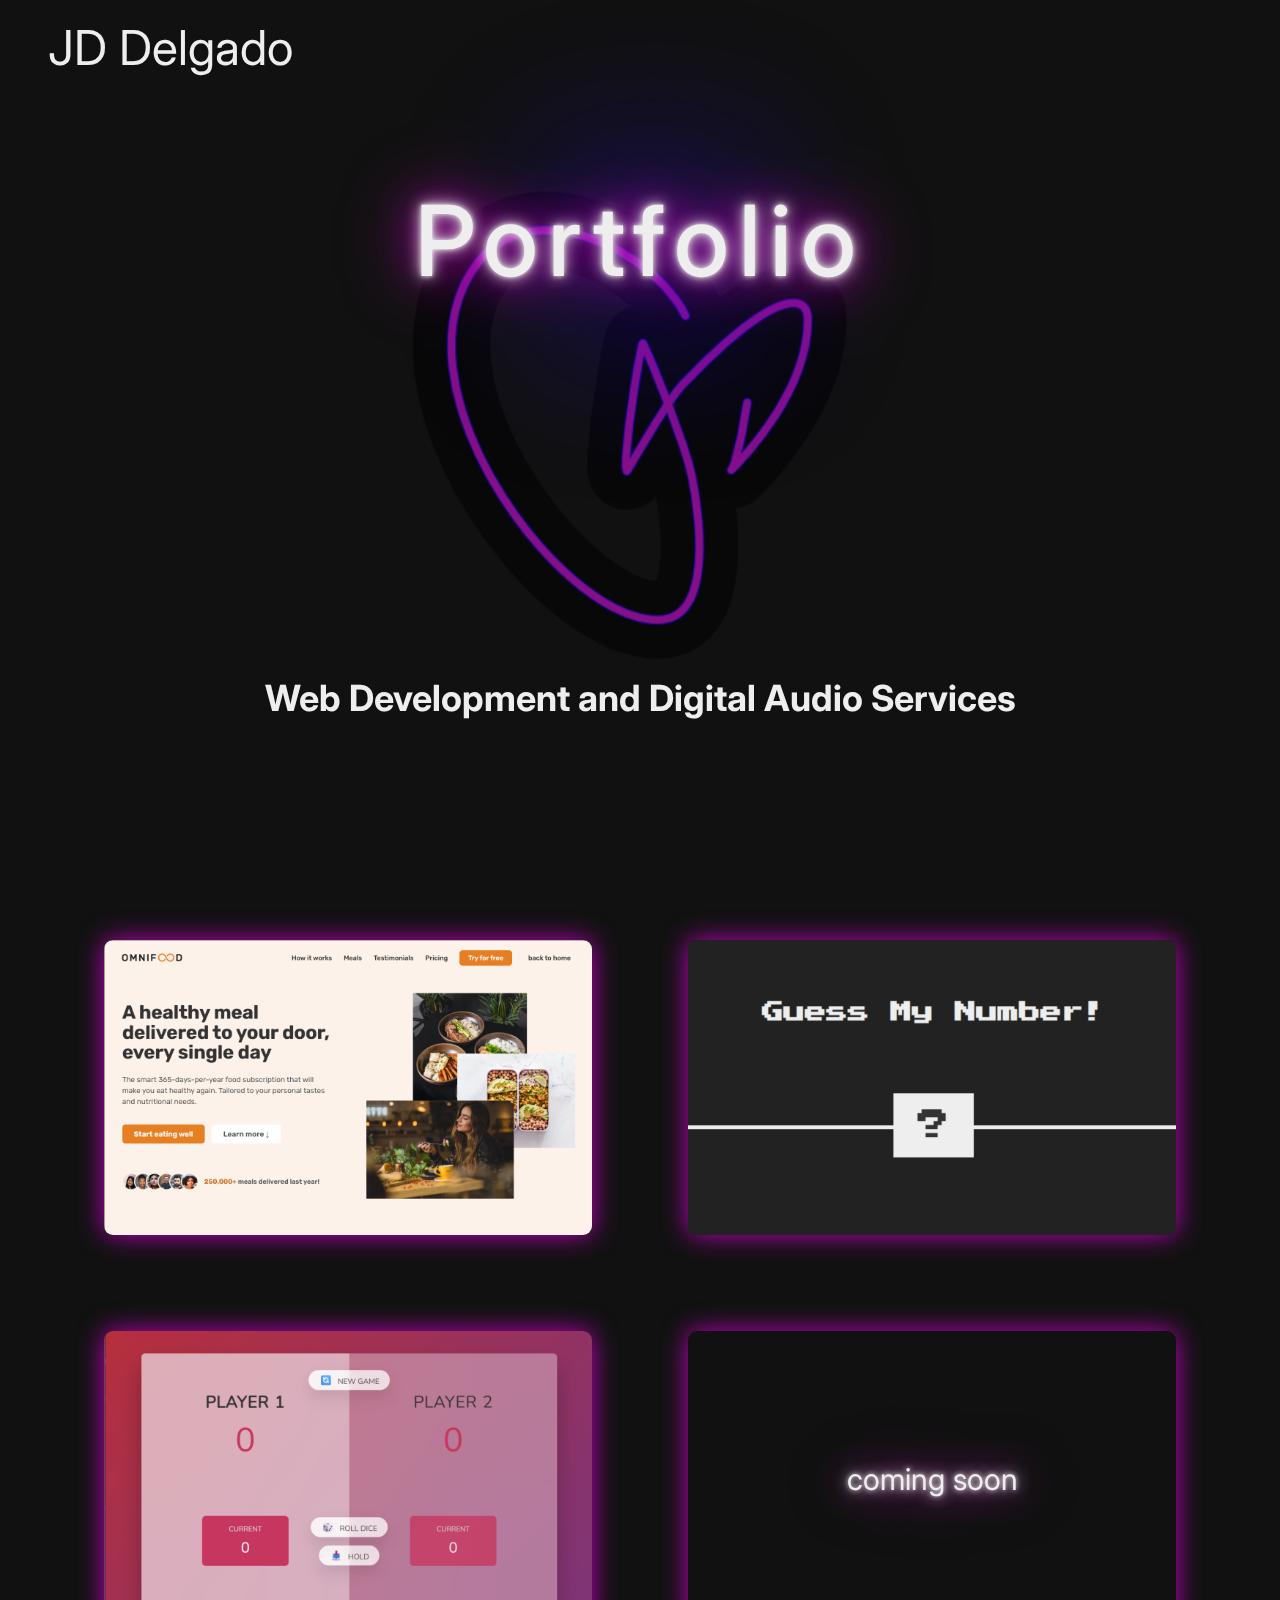
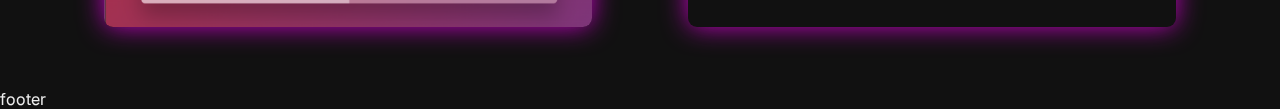
<file: index.html>
<!DOCTYPE html>
<html lang="en">
  <head>
    <meta charset="UTF-8" />
    <meta http-equiv="X-UA-Compatible" content="IE=edge" />
    <meta name="viewport" content="width=device-width, initial-scale=1.0" />
    <!-- <meta
      name="description"
      content="Omnifood is an AI-powered food subscription that will make you eat healthy again, 365 days per year"
    />
    <link rel="icon" href="img/favicon64px.png" />
    <link rel="apple-touch-icon" href="img/favicon-apple-180px.png" />
    <link rel="manifest" href="manifest.webmanifest" />
    <link rel="preconnect" href="https://fonts.googleapis.com" />
    <link rel="preconnect" href="https://fonts.gstatic.com" crossorigin /> -->

    <link
      href="https://fonts.googleapis.com/css2?family=inter:wght@400;500;600;700&display=swap"
      rel="stylesheet"
    />

    <link rel="stylesheet" href="css/general.css" />
    <link rel="stylesheet" href="css/style.css" />
    <link rel="stylesheet" href="css/queries.css" />

    <!-- <script defer src="js/script.js"></script> -->

    <title>JD Delgado - Portfolio</title>
  </head>
  <body>
    <header class="header">
      <a href="#" class="logo-name">JD Delgado</a>
      <nav class="main-nav">
        <!-- <ul class="mani-nav-list">
          <li><a class="main-nav-link" href="#">Web Design</a></li>
          <li><a class="main-nav-link" href="#">Audio</a></li>
          <li><a class="main-nav-link" href="#">Contact</a></li>
        </ul> -->
      </nav>
    </header>

    <main>
      <!-- **************************** -->
      <!-- HERO -->
      <!-- **************************** -->
      <section class="section-hero">
        <div class="hero grid">
          <div class="hero-focus-box">
            <span class="glow hero-focus-text">Portfolio</span>
          </div>
          <img class="jd-logo" src="img/JD-Logo.png" alt="JD Logo" />
        </div>
        <div class="hero-services container">
          <h1 class="heading-primary">
            Web Development and Digital Audio Services
          </h1>
          <div class="hero-services-mobile">
            <p class="hero-services-center grid-1-cols">Web Development</p>
            <p class="hero-services-center">Digital Audio Services</p>
          </div>
        </div>
      </section>

      <!-- **************************** -->
      <!-- WEB DESIGN GALLERY -->
      <!-- **************************** -->

      <section class="section-web-design container grid-2-cols">
        <a class="img-link gallery-item" href="Projects/Omnifood/index.html">
          <img
            class="site-preview--omnifood"
            src="img/site-preivews/Omnifood-poster.png"
            alt="Photo of the Omnifood home page"
          />
        </a>
        <a class="img-link gallery-item" href="Projects/Guess Number/">
          <img
            class="site-preview--omnifood"
            src="img/site-preivews/Guess-Number.png"
            alt="Photo of the Number Guessing Game"
          />
        </a>
        <a class="img-link gallery-item" href="Projects/Pig Game/">
          <img
            class="site-preview--omnifood"
            src="img/site-preivews/Pig-Game.png"
            alt="Photo of the Number Guessing Game"
          />
        </a>
        <span class="glow coming-soon gallery-item">coming soon</span>
      </section>
    </main>
    <footer class="footer">footer</footer>
  </body>
</html>
</file>
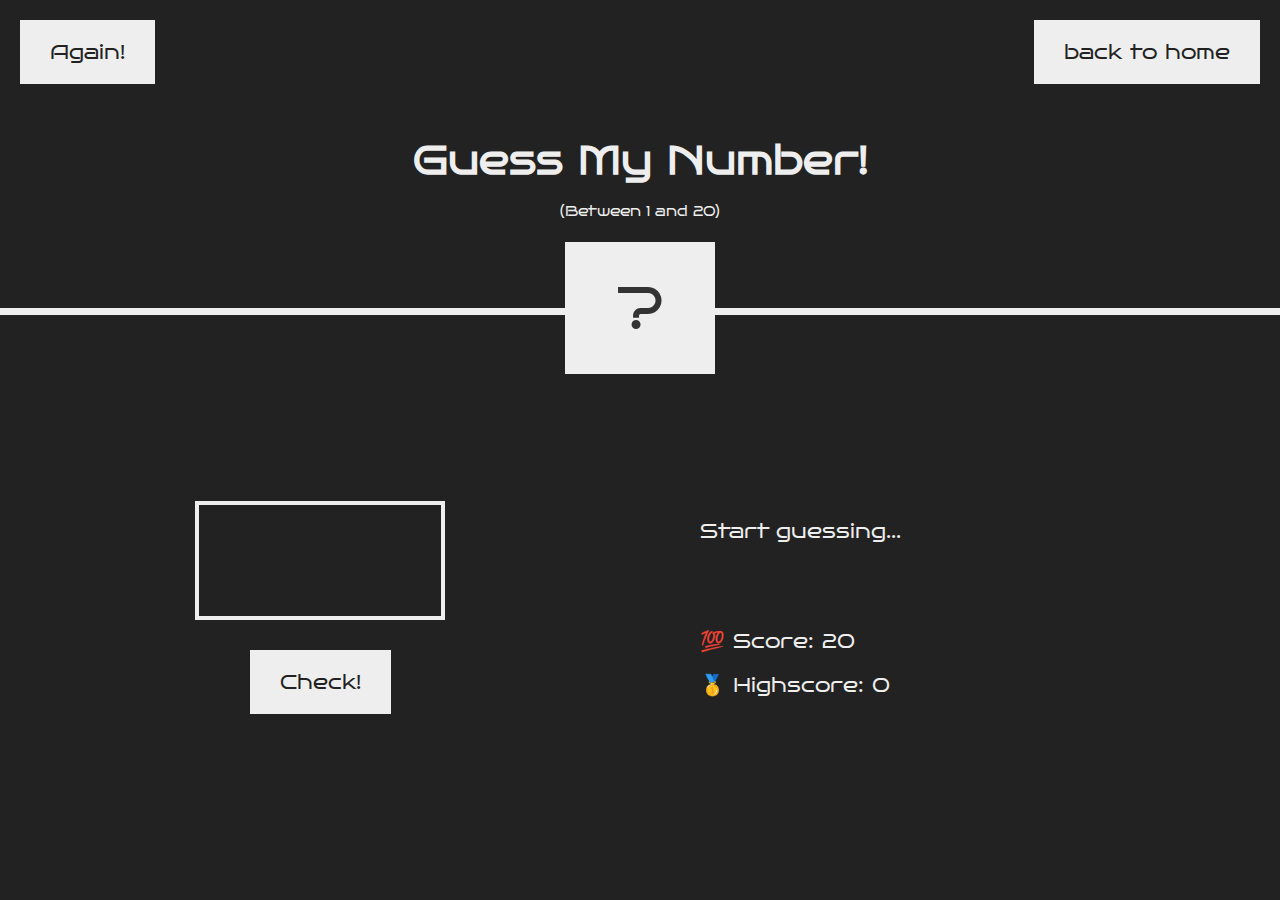
<file: Projects/Guess Number/index.html>
<!DOCTYPE html>
<html lang="en">
  <head>
    <meta charset="UTF-8" />
    <meta name="viewport" content="width=device-width, initial-scale=1.0" />
    <meta http-equiv="X-UA-Compatible" content="ie=edge" />

    <link rel="preconnect" href="https://fonts.googleapis.com" />
    <link rel="preconnect" href="https://fonts.gstatic.com" crossorigin />
    <link
      href="https://fonts.googleapis.com/css2?family=Bruno+Ace&display=swap"
      rel="stylesheet"
    />

    <!-- <link rel="stylesheet" href="css/general.css" /> -->
    <link rel="stylesheet" href="css/style.css" />
    <link rel="stylesheet" href="css/queries.css" />

    <title>Guess My Number!</title>
  </head>
  <body>
    <header>
      <h1>Guess My Number!</h1>
      <p class="between">(Between 1 and 20)</p>

      <a class="btn home" href="/index.html">back to home</a>

      <button class="btn again">Again!</button>
      <div class="number">?</div>
    </header>
    <main>
      <section class="left">
        <input type="number" class="guess" min="1" max="20" step="1" />
        <button class="btn check">Check!</button>
      </section>
      <section class="right">
        <p class="message">Start guessing...</p>
        <p class="label-score">💯 Score: <span class="score">20</span></p>
        <p class="label-highscore">
          🥇 Highscore: <span class="highscore">0</span>
        </p>
      </section>
    </main>
    <script src="script.js"></script>
  </body>
</html>
</file>
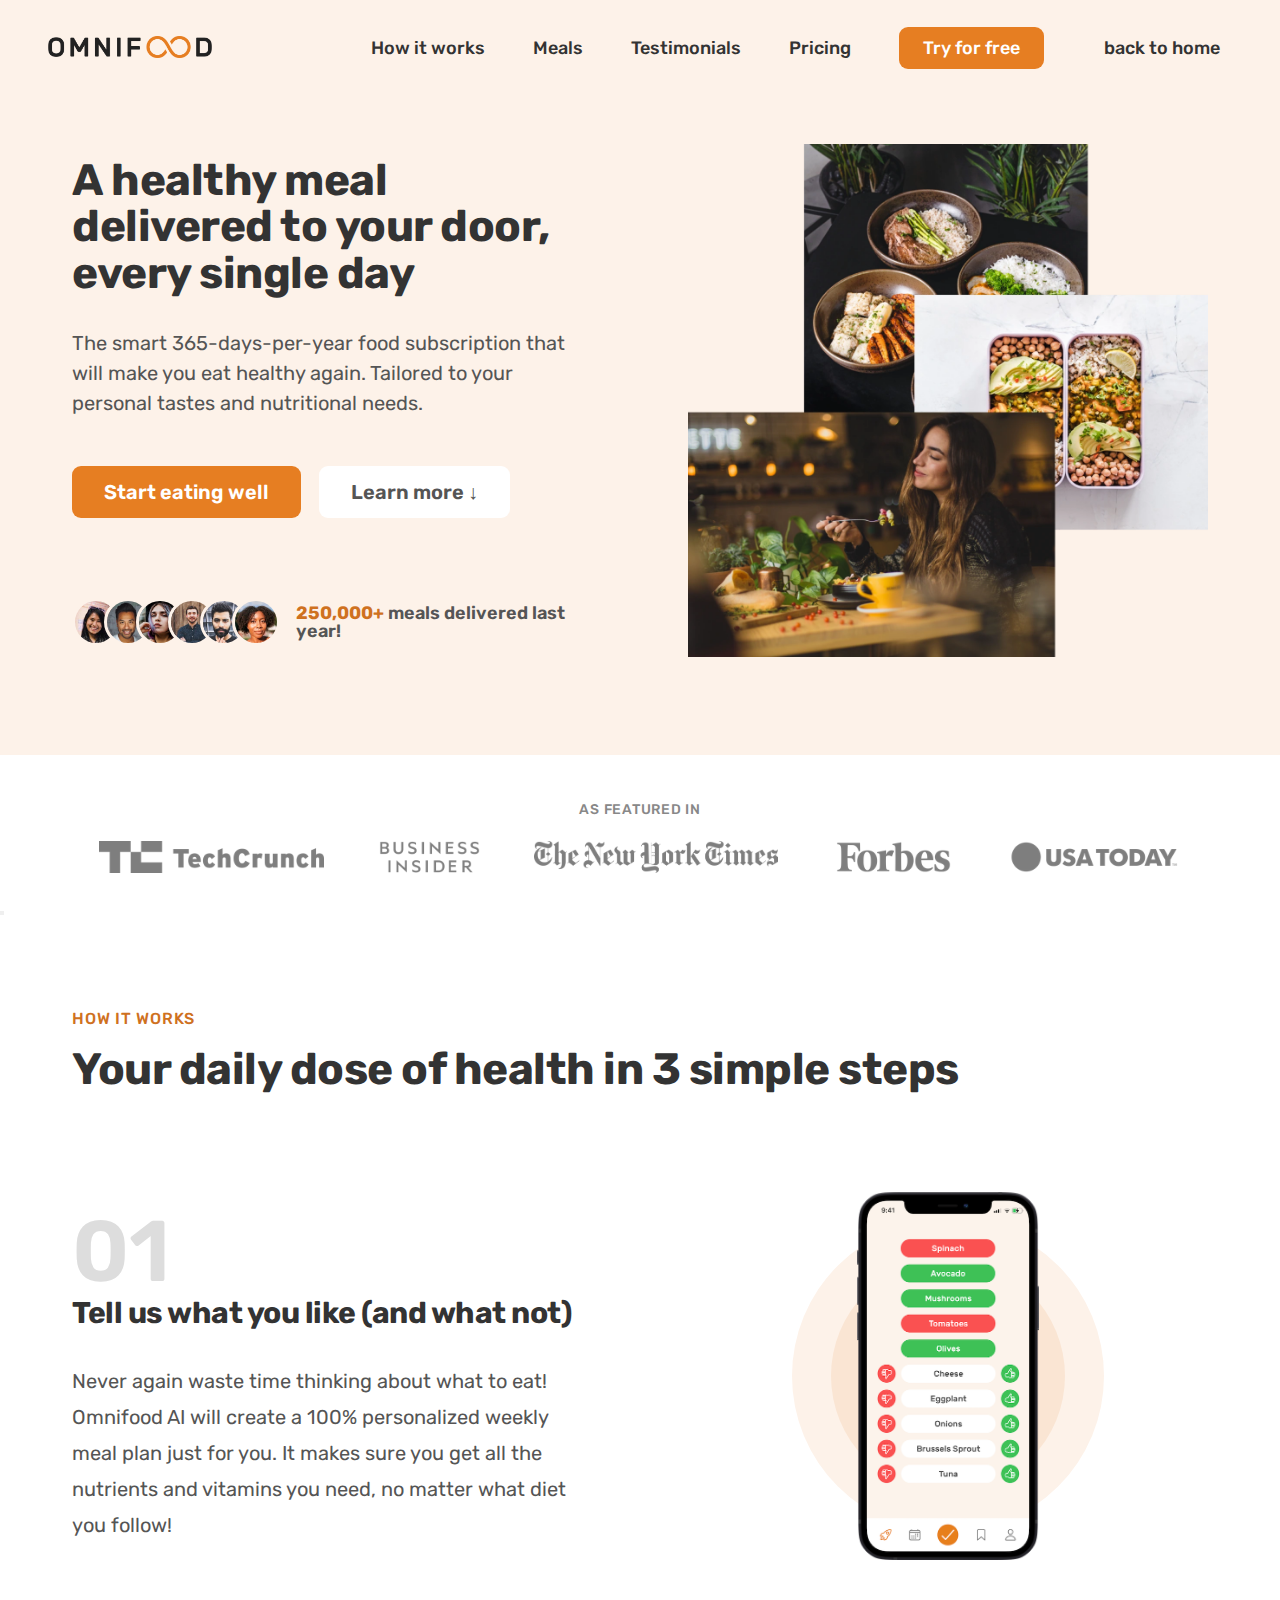
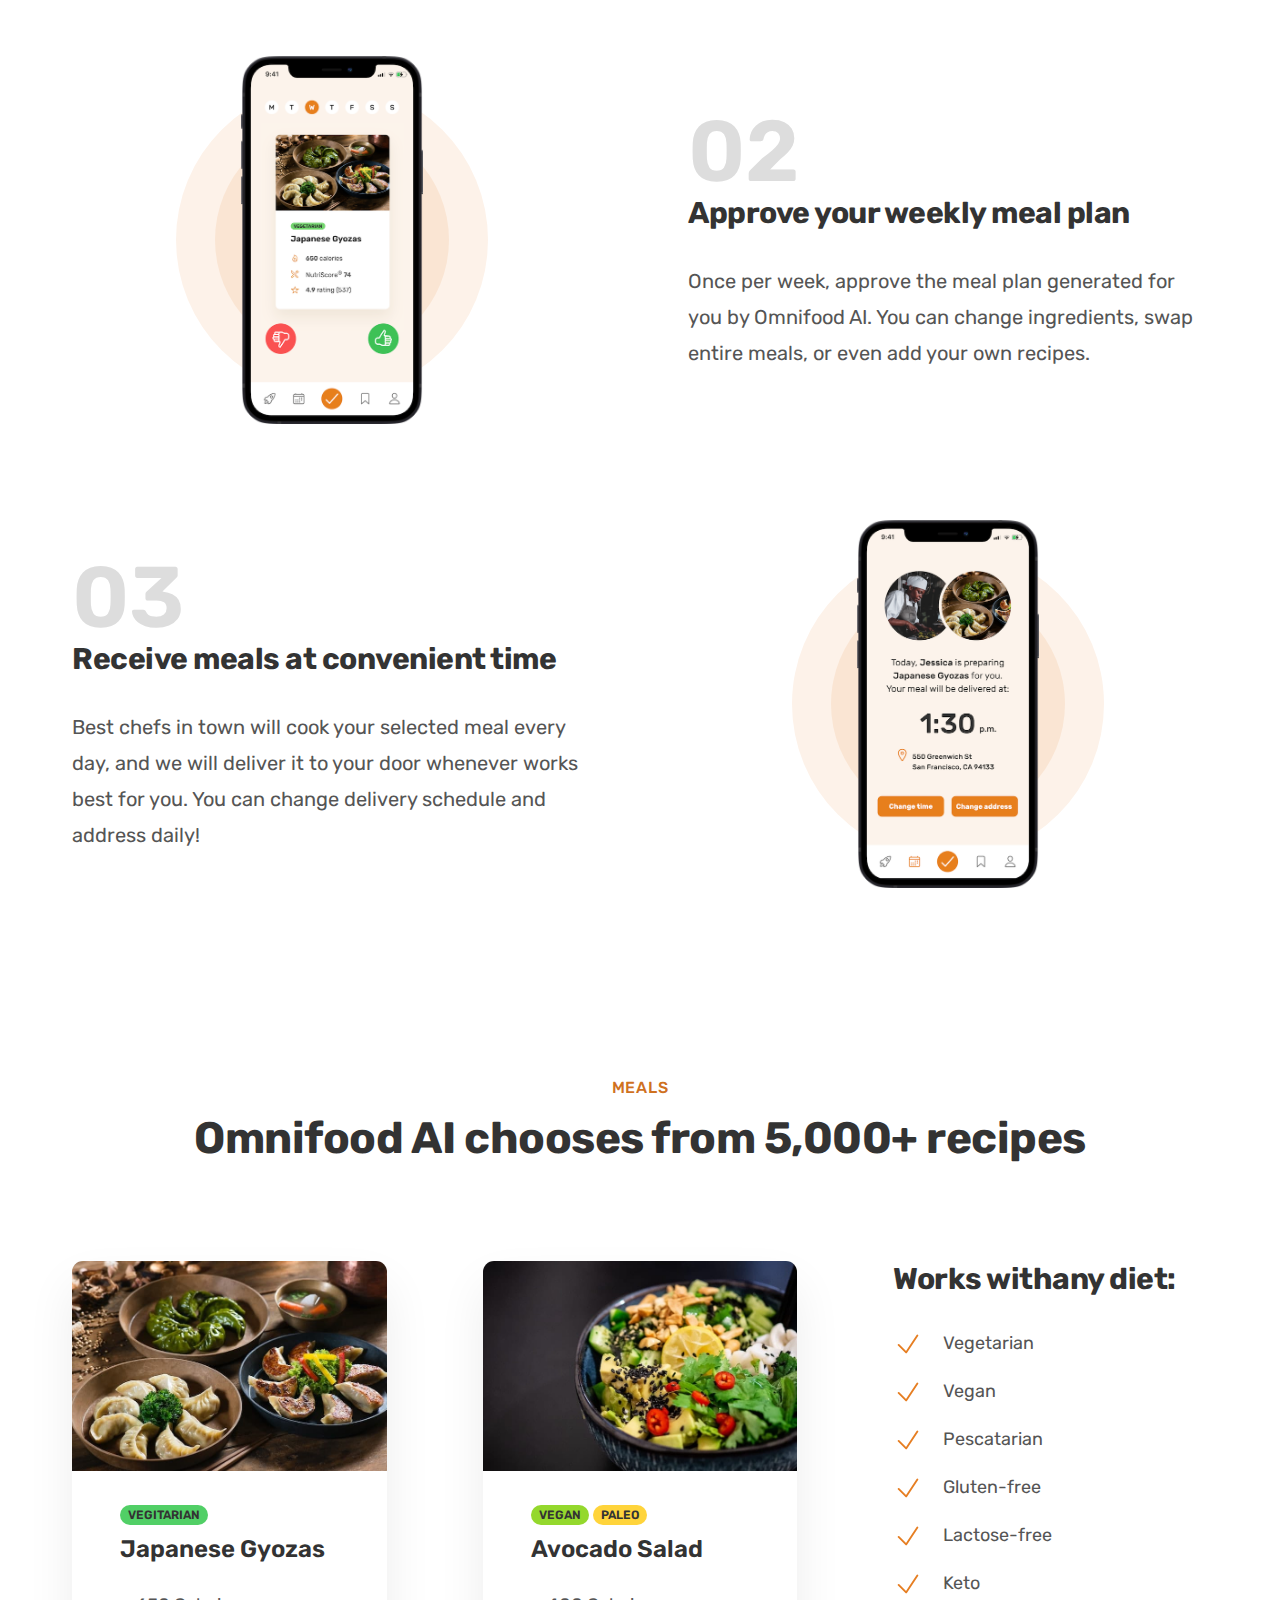
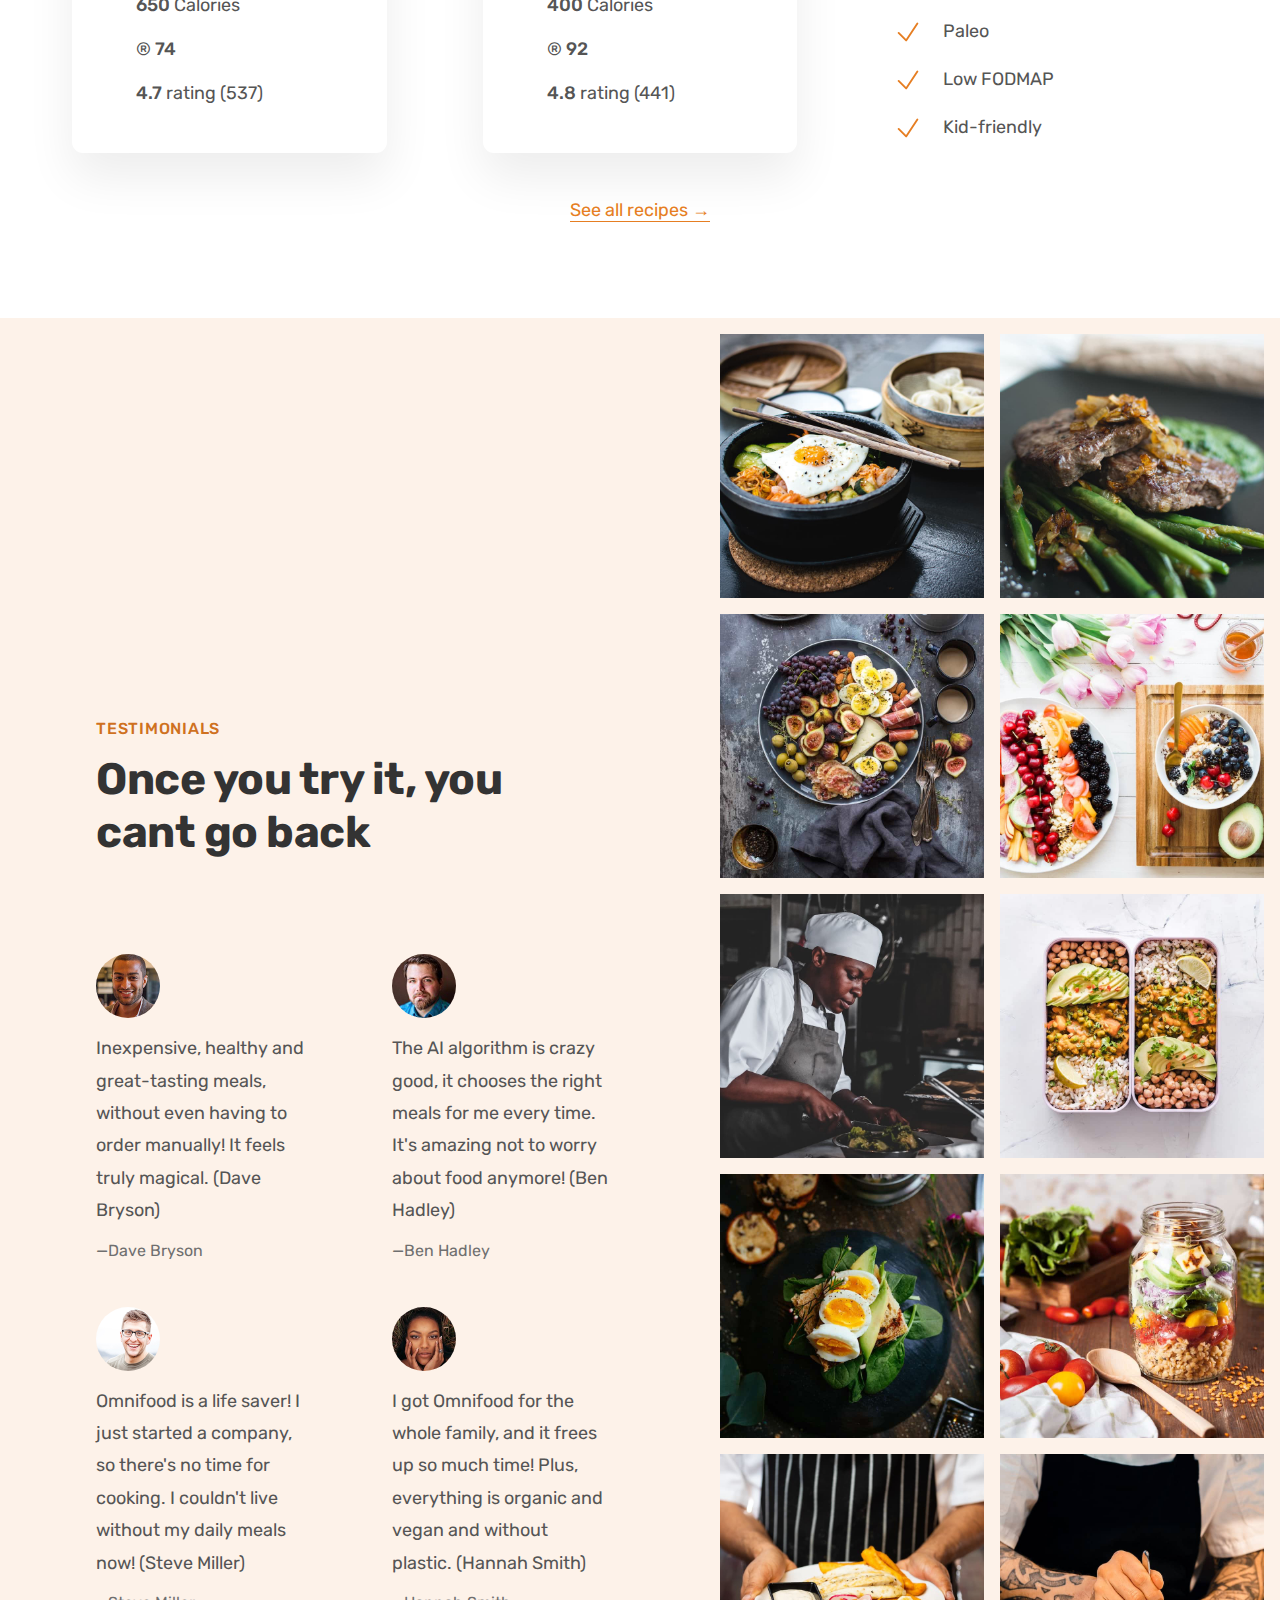
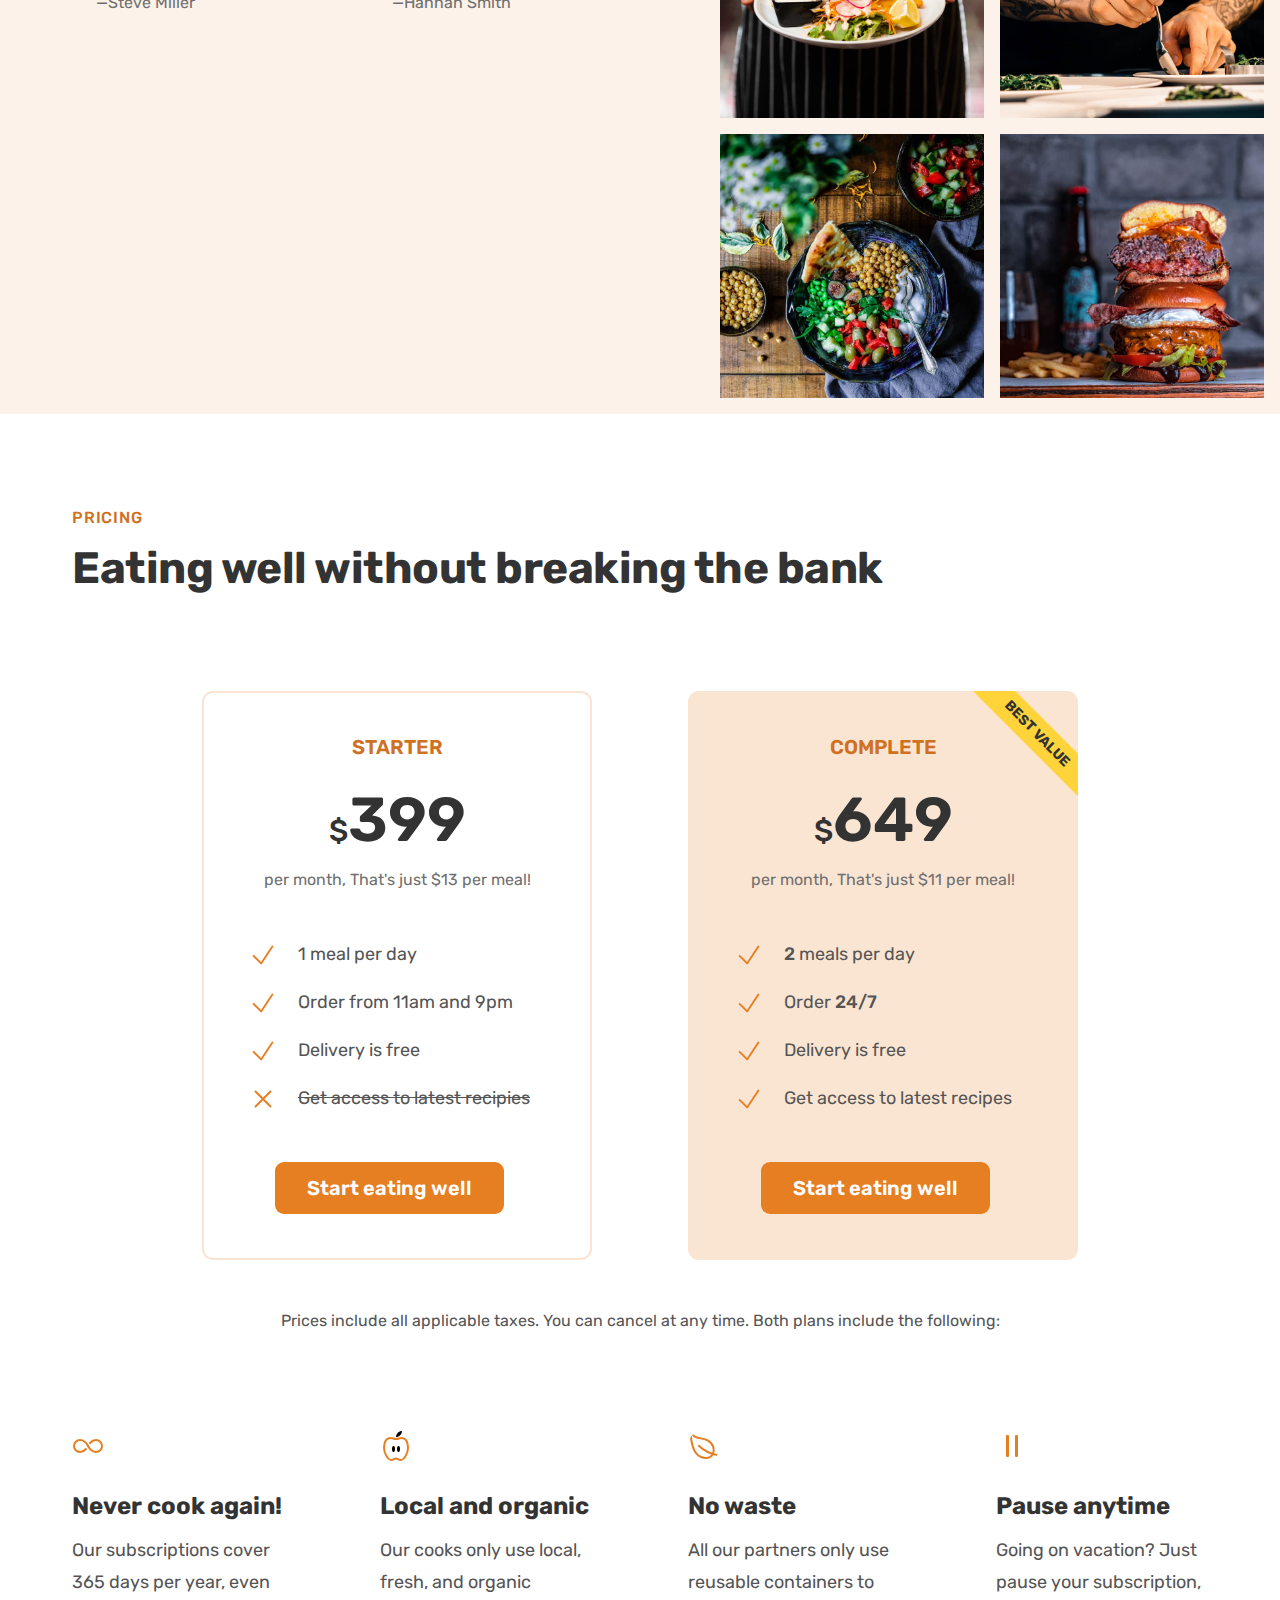
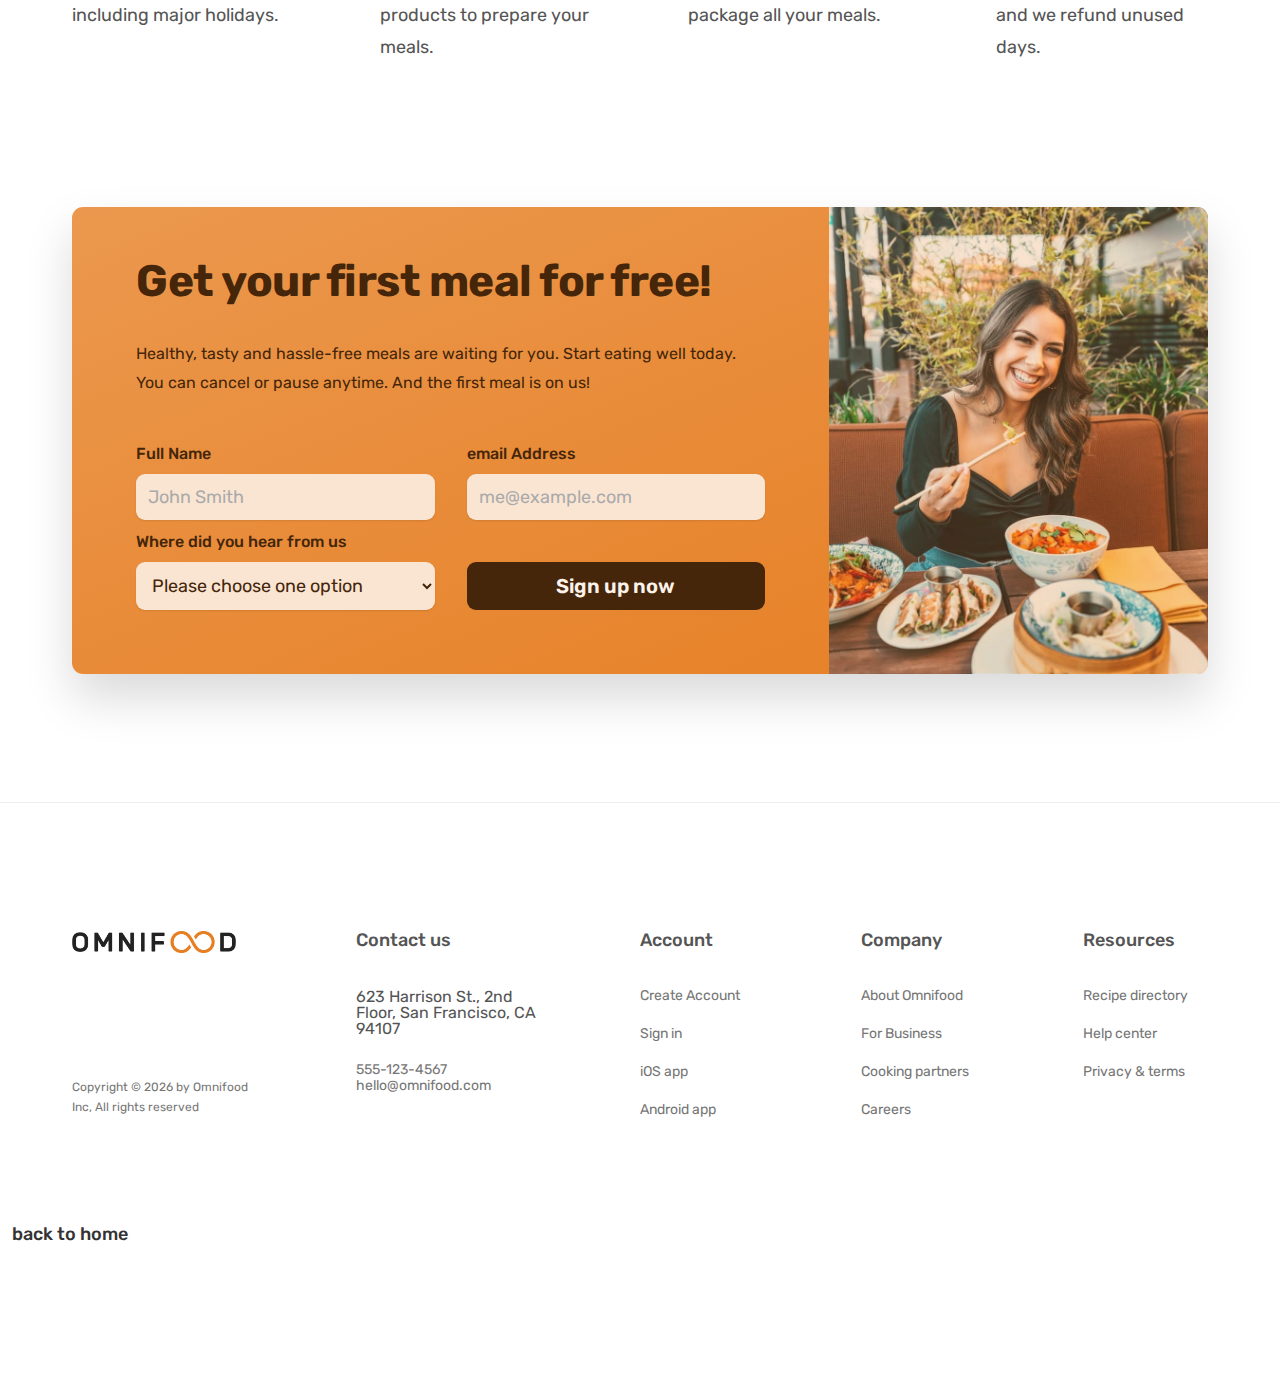
<file: Projects/Omnifood/index.html>
<!DOCTYPE html>
<html lang="en">
  <head>
    <meta charset="UTF-8" />
    <meta http-equiv="X-UA-Compatible" content="IE=edge" />
    <meta name="viewport" content="width=device-width, initial-scale=1.0" />
    <meta
      name="description"
      content="Omnifood is an AI-powered food subscription that will make you eat healthy again, 365 days per year"
    />
    <link rel="icon" href="img/favicon64px.png" />
    <link rel="apple-touch-icon" href="img/favicon-apple-180px.png" />
    <link rel="manifest" href="manifest.webmanifest" />
    <link rel="preconnect" href="https://fonts.googleapis.com" />
    <link rel="preconnect" href="https://fonts.gstatic.com" crossorigin />

    <link
      href="https://fonts.googleapis.com/css2?family=Rubik:wght@400;500;600;700&display=swap"
      rel="stylesheet"
    />

    <link rel="stylesheet" href="css/general.css" />
    <link rel="stylesheet" href="css/style.css" />
    <link rel="stylesheet" href="css/queries.css" />

    <script defer src="js/script.js"></script>

    <title>Omnifood &mdash; Never cook again</title>
  </head>
  <body>
    <!-- Main Nav -->
    <header class="header">
      <a href="#">
        <img class="logo" alt="Omnifood logo" src="img/omnifood-logo.png" />
      </a>
      <nav class="main-nav nav-open">
        <ul class="main-nav-list">
          <li><a class="main-nav-link" href="#how">How it works</a></li>
          <li><a class="main-nav-link" href="#meals">Meals</a></li>
          <li><a class="main-nav-link" href="#testimonial">Testimonials</a></li>
          <li><a class="main-nav-link" href="#pricing">Pricing</a></li>
          <li><a class="main-nav-link nav-cta" href="#cta">Try for free</a></li>
          <li>
            <span id="backToHome" class="home">back to home</span>
          </li>
        </ul>
      </nav>

      <button class="btn-mobile-nav">
        <!-- <ion-icon class="icon-mobile-nav" name="menu-outline"></ion-icon> -->
        <svg
          xmlns="http://www.w3.org/2000/svg"
          fill="none"
          viewBox="0 0 24 24"
          stroke-width="1.5"
          stroke="currentColor"
          class="icon-mobile-nav"
          aria-label="menu-outline"
        >
          <path
            stroke-linecap="round"
            stroke-linejoin="round"
            d="M3.75 6.75h16.5M3.75 12h16.5m-16.5 5.25h16.5"
          />
        </svg>

        <!-- <ion-icon class="icon-mobile-nav" name="close-outline"></ion-icon> -->
        <svg
          xmlns="http://www.w3.org/2000/svg"
          fill="none"
          viewBox="0 0 24 24"
          stroke-width="1.5"
          stroke="currentColor"
          class="icon-mobile-nav"
          aria-label="close-outline"
        >
          <path
            stroke-linecap="round"
            stroke-linejoin="round"
            d="M6 18 18 6M6 6l12 12"
          />
        </svg>
      </button>
    </header>

    <main>
      <section class="section-hero">
        <div class="hero">
          <div class="her-text-box">
            <h1 class="heading-primary">
              A healthy meal delivered to your door, every single day
            </h1>
            <p class="hero-description">
              The smart 365-days-per-year food subscription that will make you
              eat healthy again. Tailored to your personal tastes and
              nutritional needs.
            </p>
            <a href="#cta" class="btn btn--full margin-right-sm"
              >Start eating well</a
            >
            <a href="#how" class="btn btn--outline">Learn more &darr;</a>
            <div class="delivered-meals">
              <div class="delivered-imgs">
                <img src="img/customers/customer-1.jpg" alt="customer photo" />
                <img src="img/customers/customer-2.jpg" alt="customer photo" />
                <img src="img/customers/customer-3.jpg" alt="customer photo" />
                <img src="img/customers/customer-4.jpg" alt="customer photo" />
                <img src="img/customers/customer-5.jpg" alt="customer photo" />
                <img src="img/customers/customer-6.jpg" alt="customer photo" />
              </div>
              <p class="delivered-text">
                <span>250,000+</span> meals delivered last year!
              </p>
            </div>
          </div>
          <div class="hero-img-box">
            <picture>
              <source srcset="img/hero.webp" type="image/webp" />
              <source srcset="img/hero-min.png" type="image/png" />
              <img
                src="img/hero-min.png"
                class="hero-img"
                alt="Woman enjoying food, meals in storage containt, and food bowls on a table"
              />
            </picture>
          </div>
        </div>
      </section>

      <!-- FEATURED -->

      <section class="section-featured">
        <div class="container">
          <h2 class="heading-featured-in">As featured in</h2>
          <div class="logos">
            <img src="img/logos/techcrunch.png" alt="Techcrunch logo" />
            <img
              src="img/logos/business-insider.png"
              alt="Business Insider logo"
            />
            <img
              src="img/logos/the-new-york-times.png"
              alt="The New York Times logo"
            />
            <img src="img/logos/forbes.png" alt="Forbes logo" />
            <img src="img/logos/usa-today.png" alt="USA Today logo" />
          </div>
        </div>
      </section>

      <button>
        <ion-icon name="menu-outline"></ion-icon>
      </button>

      <!--  HOW IT WORKS  -->

      <section class="section-how" id="how">
        <div class="container">
          <span class="subheading">How it works</span>
          <h2 class="heading-secondary">
            Your daily dose of health in 3 simple steps
          </h2>
        </div>

        <div class="container grid grid--2-cols grid--center-v">
          <!-- STEP 1 -->
          <div class="step-text-box">
            <p class="step-number">01</p>
            <h3 class="heading-tertiary">
              Tell us what you like (and what not)
            </h3>

            <p class="step-description">
              Never again waste time thinking about what to eat! Omnifood AI
              will create a 100% personalized weekly meal plan just for you. It
              makes sure you get all the nutrients and vitamins you need, no
              matter what diet you follow!
            </p>
          </div>
          <div class="step-img-box">
            <img
              src="img/app/app-screen-1.png"
              class="step-img"
              alt="iPhone app preferences selection screen"
            />
          </div>

          <!-- STEP 2 -->
          <div class="step-img-box">
            <img
              src="img/app/app-screen-2.png"
              class="step-img"
              alt="iPhone app meal approving plan screen"
            />
          </div>

          <div class="step-text-box">
            <p class="step-number">02</p>
            <h3 class="heading-tertiary">Approve your weekly meal plan</h3>

            <p class="step-description">
              Once per week, approve the meal plan generated for you by Omnifood
              AI. You can change ingredients, swap entire meals, or even add
              your own recipes.
            </p>
          </div>

          <!-- STEP 3 -->
          <div class="step-text-box">
            <p class="step-number">03</p>
            <h3 class="heading-tertiary">Receive meals at convenient time</h3>

            <p class="step-description">
              Best chefs in town will cook your selected meal every day, and we
              will deliver it to your door whenever works best for you. You can
              change delivery schedule and address daily!
            </p>
          </div>
          <div class="step-img-box">
            <img
              src="img/app/app-screen-3.png"
              class="step-img"
              alt="iPhone app delivery screen"
            />
          </div>
        </div>
      </section>

      <!-- Meals section -->

      <section class="section-meals" id="meals">
        <div class="container center-text">
          <span class="subheading">Meals</span>
          <h2 class="heading-secondary">
            Omnifood AI chooses from 5,000+ recipes
          </h2>
        </div>

        <div class="container grid grid--3-cols margin-bottom-md">
          <div class="meal">
            <img
              src="img/meals/meal-1.jpg"
              class="meal-img"
              alt="Japanese Gyozas"
            />
            <div class="meal-content">
              <div class="meal-tags">
                <span class="tag tag--vegetarian">Vegitarian</span>
              </div>
              <p class="meal-title">Japanese Gyozas</p>
              <ul class="meal-attributes">
                <li class="meal-attribute">
                  <ion-icon class="meal-icon" name="flame-outline"></ion-icon
                  ><span><strong>650</strong> Calories</span>
                </li>
                <li class="meal-attribute">
                  <ion-icon
                    class="meal-icon"
                    name="restaurant-outline"
                  ></ion-icon
                  ><span> &reg; <strong>74</strong></span>
                </li>
                <li class="meal-attribute">
                  <ion-icon class="meal-icon" name="star-outline"></ion-icon
                  ><span><strong>4.7</strong> rating (537)</span>
                </li>
              </ul>
            </div>
          </div>

          <div class="meal">
            <img
              src="img/meals/meal-2.jpg"
              class="meal-img"
              alt="Avocado Salad"
            />
            <div class="meal-content">
              <div class="meal-tags">
                <span class="tag tag--vegan">Vegan</span>
                <span class="tag tag--paleo">Paleo</span>
              </div>
              <p class="meal-title">Avocado Salad</p>
              <ul class="meal-attributes">
                <li class="meal-attribute">
                  <ion-icon class="meal-icon" name="flame-outline"></ion-icon
                  ><span><strong>400</strong> Calories</span>
                </li>
                <li class="meal-attribute">
                  <ion-icon
                    class="meal-icon"
                    name="restaurant-outline"
                  ></ion-icon
                  ><span> &reg; <strong>92</strong></span>
                </li>
                <li class="meal-attribute">
                  <ion-icon class="meal-icon" name="star-outline"></ion-icon
                  ><span><strong>4.8</strong> rating (441)</span>
                </li>
              </ul>
            </div>
          </div>

          <div class="diets">
            <h3 class="heading-tertiary">Works withany diet:</h3>
            <ul class="list">
              <li class="list-item">
                <!-- <ion-icon class="list-icon" name="checkmark-outline"></ion-icon
                > -->
                <svg
                  xmlns="http://www.w3.org/2000/svg"
                  fill="none"
                  viewBox="0 0 24 24"
                  stroke-width="1.5"
                  stroke="currentColor"
                  class="list-icon"
                >
                  <path
                    stroke-linecap="round"
                    stroke-linejoin="round"
                    d="m4.5 12.75 6 6 9-13.5"
                  />
                </svg>
                <span>Vegetarian</span>
              </li>
              <li class="list-item">
                <!-- <ion-icon class="list-icon" name="checkmark-outline"></ion-icon
                > -->
                <svg
                  xmlns="http://www.w3.org/2000/svg"
                  fill="none"
                  viewBox="0 0 24 24"
                  stroke-width="1.5"
                  stroke="currentColor"
                  class="list-icon"
                >
                  <path
                    stroke-linecap="round"
                    stroke-linejoin="round"
                    d="m4.5 12.75 6 6 9-13.5"
                  />
                </svg>
                <span>Vegan</span>
              </li>
              <li class="list-item">
                <!-- <ion-icon class="list-icon" name="checkmark-outline"></ion-icon
                > -->
                <svg
                  xmlns="http://www.w3.org/2000/svg"
                  fill="none"
                  viewBox="0 0 24 24"
                  stroke-width="1.5"
                  stroke="currentColor"
                  class="list-icon"
                >
                  <path
                    stroke-linecap="round"
                    stroke-linejoin="round"
                    d="m4.5 12.75 6 6 9-13.5"
                  />
                </svg>
                <span>Pescatarian</span>
              </li>
              <li class="list-item">
                <!-- <ion-icon class="list-icon" name="checkmark-outline"></ion-icon
                > -->
                <svg
                  xmlns="http://www.w3.org/2000/svg"
                  fill="none"
                  viewBox="0 0 24 24"
                  stroke-width="1.5"
                  stroke="currentColor"
                  class="list-icon"
                >
                  <path
                    stroke-linecap="round"
                    stroke-linejoin="round"
                    d="m4.5 12.75 6 6 9-13.5"
                  />
                </svg>
                <span>Gluten-free</span>
              </li>
              <li class="list-item">
                <!-- <ion-icon class="list-icon" name="checkmark-outline"></ion-icon
                > -->
                <svg
                  xmlns="http://www.w3.org/2000/svg"
                  fill="none"
                  viewBox="0 0 24 24"
                  stroke-width="1.5"
                  stroke="currentColor"
                  class="list-icon"
                >
                  <path
                    stroke-linecap="round"
                    stroke-linejoin="round"
                    d="m4.5 12.75 6 6 9-13.5"
                  />
                </svg>
                <span>Lactose-free</span>
              </li>
              <li class="list-item">
                <!-- <ion-icon class="list-icon" name="checkmark-outline"></ion-icon
                > -->
                <svg
                  xmlns="http://www.w3.org/2000/svg"
                  fill="none"
                  viewBox="0 0 24 24"
                  stroke-width="1.5"
                  stroke="currentColor"
                  class="list-icon"
                >
                  <path
                    stroke-linecap="round"
                    stroke-linejoin="round"
                    d="m4.5 12.75 6 6 9-13.5"
                  />
                </svg>
                <span>Keto</span>
              </li>
              <li class="list-item">
                <!-- <ion-icon class="list-icon" name="checkmark-outline"></ion-icon
                > -->
                <svg
                  xmlns="http://www.w3.org/2000/svg"
                  fill="none"
                  viewBox="0 0 24 24"
                  stroke-width="1.5"
                  stroke="currentColor"
                  class="list-icon"
                >
                  <path
                    stroke-linecap="round"
                    stroke-linejoin="round"
                    d="m4.5 12.75 6 6 9-13.5"
                  />
                </svg>
                <span>Paleo</span>
              </li>
              <li class="list-item">
                <!-- <ion-icon class="list-icon" name="checkmark-outline"></ion-icon
                > -->
                <svg
                  xmlns="http://www.w3.org/2000/svg"
                  fill="none"
                  viewBox="0 0 24 24"
                  stroke-width="1.5"
                  stroke="currentColor"
                  class="list-icon"
                >
                  <path
                    stroke-linecap="round"
                    stroke-linejoin="round"
                    d="m4.5 12.75 6 6 9-13.5"
                  />
                </svg>
                <span>Low FODMAP</span>
              </li>
              <li class="list-item">
                <!-- <ion-icon class="list-icon" name="checkmark-outline"></ion-icon
                > -->
                <svg
                  xmlns="http://www.w3.org/2000/svg"
                  fill="none"
                  viewBox="0 0 24 24"
                  stroke-width="1.5"
                  stroke="currentColor"
                  class="list-icon"
                >
                  <path
                    stroke-linecap="round"
                    stroke-linejoin="round"
                    d="m4.5 12.75 6 6 9-13.5"
                  />
                </svg>
                <span>Kid-friendly</span>
              </li>
            </ul>
          </div>
        </div>
        <div class="container all-recipes">
          <a href="#" class="link">See all recipes &rarr;</a>
        </div>
      </section>

      <!-- TESTIMONIALS SECTION -->

      <section class="section-testimonials" id="testimonial">
        <div class="testimonials-container">
          <span class="subheading">Testimonials</span>
          <h2 class="heading-secondary">Once you try it, you cant go back</h2>

          <div class="testimonials">
            <figure class="testimonial">
              <img
                src="img/customers/dave.jpg"
                class="testimonial-img"
                alt="Photo of Dave Bryson"
              />
              <blockquote class="testimonial-text">
                Inexpensive, healthy and great-tasting meals, without even
                having to order manually! It feels truly magical. (Dave Bryson)
              </blockquote>
              <p class="testimonial-name">&mdash;Dave Bryson</p>
            </figure>

            <figure class="testimonial">
              <img
                src="img/customers/ben.jpg"
                class="testimonial-img"
                alt="Photo of Ben
              Hadley"
              />
              <blockquote class="testimonial-text">
                The AI algorithm is crazy good, it chooses the right meals for
                me every time. It's amazing not to worry about food anymore!
                (Ben Hadley)
              </blockquote>
              <p class="testimonial-name">&mdash;Ben Hadley</p>
            </figure>

            <figure class="testimonial">
              <img
                src="img/customers/steve.jpg"
                class="testimonial-img"
                alt="Photo of Steve Miller"
              />
              <blockquote class="testimonial-text">
                Omnifood is a life saver! I just started a company, so there's
                no time for cooking. I couldn't live without my daily meals now!
                (Steve Miller)
              </blockquote>
              <p class="testimonial-name">&mdash;Steve Miller</p>
            </figure>

            <figure class="testimonial">
              <img
                src="img/customers/hannah.jpg"
                class="testimonial-img"
                alt="Photo of Hannah
              Smith"
              />
              <blockquote class="testimonial-text">
                I got Omnifood for the whole family, and it frees up so much
                time! Plus, everything is organic and vegan and without plastic.
                (Hannah Smith)
              </blockquote>
              <p class="testimonial-name">&mdash;Hannah Smith</p>
            </figure>
          </div>
        </div>

        <div class="gallery">
          <figure class="gallery-item">
            <img src="img/gallery/gallery-1.jpg" alt="Bowl of delicous food" />
          </figure>
          <figure class="gallery-item">
            <img src="img/gallery/gallery-2.jpg" alt="Steak and green beans" />
          </figure>
          <figure class="gallery-item">
            <img
              src="img/gallery/gallery-3.jpg"
              alt="Photo of fruit, eggs, cheese and lunch meat"
            />
          </figure>
          <figure class="gallery-item">
            <img
              src="img/gallery/gallery-4.jpg"
              alt="Photo of porridge with fruit topping"
            />
          </figure>
          <figure class="gallery-item">
            <img
              src="img/gallery/gallery-5.jpg"
              alt="Photo of chef cooking in kitchen"
            />
          </figure>
          <figure class="gallery-item">
            <img
              src="img/gallery/gallery-6.jpg"
              alt="Photo of prepared meal of legumes and avacado"
            />
          </figure>
          <figure class="gallery-item">
            <img src="img/gallery/gallery-7.jpg" alt="Photo of egg sald" />
          </figure>
          <figure class="gallery-item">
            <img
              src="img/gallery/gallery-8.jpg"
              alt="Photo of jar filled with healthy fresh snacks"
            />
          </figure>
          <figure class="gallery-item">
            <img
              src="img/gallery/gallery-9.jpg"
              alt="Photo of man holding place ofr fish, salad and plantains"
            />
          </figure>
          <figure class="gallery-item">
            <img
              src="img/gallery/gallery-10.jpg"
              alt="Photo of a chef plating a meal"
            />
          </figure>
          <figure class="gallery-item">
            <img
              src="img/gallery/gallery-11.jpg"
              alt="Photo of a legume salad"
            />
          </figure>
          <figure class="gallery-item">
            <img
              src="img/gallery/gallery-12.jpg"
              alt="Photo of a fresh looking hamburger and french fries"
            />
          </figure>
        </div>
      </section>

      <!-- PRICING and FEATURE Section -->

      <section class="section-pricing" id="pricing">
        <div class="container">
          <span class="subheading">Pricing</span>
          <h2 class="heading-secondary">
            Eating well without breaking the bank
          </h2>
        </div>

        <div class="container grid grid--2-cols margin-bottom-md">
          <div class="pricing-plan pricing-plan--starter">
            <header class="plan-header">
              <p class="plan-name">Starter</p>
              <p class="plan-price"><span>$</span>399</p>
              <p class="plan-text">per month, That's just $13 per meal!</p>
            </header>
            <ul class="list">
              <li class="list-item">
                <!-- <ion-icon class="list-icon" name="checkmark-outline"></ion-icon
                > -->
                <svg
                  xmlns="http://www.w3.org/2000/svg"
                  fill="none"
                  viewBox="0 0 24 24"
                  stroke-width="1.5"
                  stroke="currentColor"
                  class="list-icon"
                >
                  <path
                    stroke-linecap="round"
                    stroke-linejoin="round"
                    d="m4.5 12.75 6 6 9-13.5"
                  />
                </svg>

                <span>1 meal per day</span>
              </li>
              <li class="list-item">
                <!-- <ion-icon class="list-icon" name="checkmark-outline"></ion-icon
                > -->
                <svg
                  xmlns="http://www.w3.org/2000/svg"
                  fill="none"
                  viewBox="0 0 24 24"
                  stroke-width="1.5"
                  stroke="currentColor"
                  class="list-icon"
                >
                  <path
                    stroke-linecap="round"
                    stroke-linejoin="round"
                    d="m4.5 12.75 6 6 9-13.5"
                  />
                </svg>
                <span>Order from 11am and 9pm</span>
              </li>
              <li class="list-item">
                <!-- <ion-icon class="list-icon" name="checkmark-outline"></ion-icon
                > -->
                <svg
                  xmlns="http://www.w3.org/2000/svg"
                  fill="none"
                  viewBox="0 0 24 24"
                  stroke-width="1.5"
                  stroke="currentColor"
                  class="list-icon"
                >
                  <path
                    stroke-linecap="round"
                    stroke-linejoin="round"
                    d="m4.5 12.75 6 6 9-13.5"
                  />
                </svg>
                <span>Delivery is free</span>
              </li>
              <li class="list-item">
                <!-- <ion-icon class="list-icon" name="close-outline"></ion-icon> -->
                <svg
                  xmlns="http://www.w3.org/2000/svg"
                  fill="none"
                  viewBox="0 0 24 24"
                  stroke-width="1.5"
                  stroke="currentColor"
                  class="list-icon"
                >
                  <path
                    stroke-linecap="round"
                    stroke-linejoin="round"
                    d="M6 18 18 6M6 6l12 12"
                  />
                </svg>
                <span class="list-item-not-included"
                  >Get access to latest recipies</span
                >
              </li>
            </ul>
            <div class="plan-sign-up">
              <a href="#cta" class="btn btn--full margin-right-sm"
                >Start eating well</a
              >
            </div>
          </div>

          <div class="pricing-plan pricing-plan--complete">
            <header class="plan-header">
              <p class="plan-name">Complete</p>
              <p class="plan-price"><span>$</span>649</p>
              <p class="plan-text">per month, That's just $11 per meal!</p>
            </header>
            <ul class="list">
              <li class="list-item">
                <!-- <ion-icon class="list-icon" name="checkmark-outline"></ion-icon
                > -->
                <svg
                  xmlns="http://www.w3.org/2000/svg"
                  fill="none"
                  viewBox="0 0 24 24"
                  stroke-width="1.5"
                  stroke="currentColor"
                  class="list-icon"
                >
                  <path
                    stroke-linecap="round"
                    stroke-linejoin="round"
                    d="m4.5 12.75 6 6 9-13.5"
                  />
                </svg>
                <span><strong>2</strong> meals per day</span>
              </li>
              <li class="list-item">
                <!-- <ion-icon class="list-icon" name="checkmark-outline"></ion-icon
                > -->
                <svg
                  xmlns="http://www.w3.org/2000/svg"
                  fill="none"
                  viewBox="0 0 24 24"
                  stroke-width="1.5"
                  stroke="currentColor"
                  class="list-icon"
                >
                  <path
                    stroke-linecap="round"
                    stroke-linejoin="round"
                    d="m4.5 12.75 6 6 9-13.5"
                  />
                </svg>
                <span>Order <strong>24/7</strong></span>
              </li>
              <li class="list-item">
                <!-- <ion-icon class="list-icon" name="checkmark-outline"></ion-icon
                > -->
                <svg
                  xmlns="http://www.w3.org/2000/svg"
                  fill="none"
                  viewBox="0 0 24 24"
                  stroke-width="1.5"
                  stroke="currentColor"
                  class="list-icon"
                >
                  <path
                    stroke-linecap="round"
                    stroke-linejoin="round"
                    d="m4.5 12.75 6 6 9-13.5"
                  />
                </svg>
                <span>Delivery is free</span>
              </li>
              <li class="list-item">
                <!-- <ion-icon class="list-icon" name="checkmark-outline"></ion-icon
                > -->
                <svg
                  xmlns="http://www.w3.org/2000/svg"
                  fill="none"
                  viewBox="0 0 24 24"
                  stroke-width="1.5"
                  stroke="currentColor"
                  class="list-icon"
                >
                  <path
                    stroke-linecap="round"
                    stroke-linejoin="round"
                    d="m4.5 12.75 6 6 9-13.5"
                  />
                </svg>
                <span>Get access to latest recipes</span>
              </li>
            </ul>
            <div class="plan-sign-up">
              <a href="#cta" class="btn btn--full margin-right-sm"
                >Start eating well</a
              >
            </div>
          </div>
        </div>

        <div class="container grid">
          <aside class="plan-details">
            Prices include all applicable taxes. You can cancel at any time.
            Both plans include the following:
          </aside>
        </div>

        <!--  FEATUIRE -->

        <div class="container grid grid--4-cols">
          <div class="feature">
            <!-- <ion-icon class="feature-icon" name="infinite-outline"></ion-icon> -->
            <svg
              xmlns="http://www.w3.org/2000/svg"
              width="512"
              height="512"
              viewBox="0 0 512 512"
              class="feature-icon"
            >
              <path
                d="M256,256s-48-96-126-96c-54.12,0-98,43-98,96s43.88,96,98,96c37.51,0,71-22.41,94-48"
                style="
                  fill: none;

                  stroke-linecap: round;
                  stroke-miterlimit: 10;
                  stroke-width: 32px;
                "
              />
              <path
                d="M256,256s48,96,126,96c54.12,0,98-43,98-96s-43.88-96-98-96c-37.51,0-71,22.41-94,48"
                style="
                  fill: none;

                  stroke-linecap: round;
                  stroke-miterlimit: 10;
                  stroke-width: 32px;
                "
              />
            </svg>

            <p class="feature-title">Never cook again!</p>
            <p class="feature-text">
              Our subscriptions cover 365 days per year, even including major
              holidays.
            </p>
          </div>
          <div class="feature">
            <!-- <ion-icon class="feature-icon" name="nutrition-outline"></ion-icon> -->
            <svg
              xmlns="http://www.w3.org/2000/svg"
              width="512"
              height="512"
              viewBox="0 0 512 512"
              class="feature-icon"
            >
              <path
                d="M352,128c-32.26-2.89-64,16-96,16s-63.75-19-96-16c-64,6-96,64-96,160,0,80,64,192,111.2,192s51.94-24,80.8-24,33.59,24,80.8,24S448,368,448,288C448,192,419,134,352,128Z"
                style="fill: none; stroke-miterlimit: 10; stroke-width: 32px"
              />
              <path
                d="M323.92,83.14c-21,21-45.66,27-58.82,28.79A8,8,0,0,1,256,103.2a97.6,97.6,0,0,1,28.61-59.33c22-22,46-26.9,58.72-27.85A8,8,0,0,1,352,24.94,98,98,0,0,1,323.92,83.14Z"
              />
              <ellipse cx="216" cy="304" rx="24" ry="48" />
              <ellipse cx="296" cy="304" rx="24" ry="48" />
            </svg>
            <p class="feature-title">Local and organic</p>
            <p class="feature-text">
              Our cooks only use local, fresh, and organic products to prepare
              your meals.
            </p>
          </div>
          <div class="feature">
            <!-- <ion-icon class="feature-icon" name="leaf-outline"></ion-icon> -->
            <svg
              xmlns="http://www.w3.org/2000/svg"
              width="512"
              height="512"
              viewBox="0 0 512 512"
              class="feature-icon"
            >
              <path
                d="M321.89,171.42C233,114,141,155.22,56,65.22c-19.8-21-8.3,235.5,98.1,332.7C231.89,468.92,352,461,392.5,392S410.78,228.83,321.89,171.42Z"
                style="
                  fill: none;
                  stroke-linecap: round;
                  stroke-linejoin: round;
                  stroke-width: 32px;
                "
              />
              <path
                d="M173,253c86,81,175,129,292,147"
                style="
                  fill: none;
                  stroke-linecap: round;
                  stroke-linejoin: round;
                  stroke-width: 32px;
                "
              />
            </svg>
            <p class="feature-title">No waste</p>
            <p class="feature-text">
              All our partners only use reusable containers to package all your
              meals.
            </p>
          </div>
          <div class="feature">
            <!-- <ion-icon class="feature-icon" name="pause-outline"></ion-icon> -->
            <svg
              xmlns="http://www.w3.org/2000/svg"
              width="512"
              height="512"
              viewBox="0 0 512 512"
              class="feature-icon"
            >
              <rect
                x="176"
                y="96"
                width="16"
                height="320"
                style="
                  fill: none;
                  stroke-linecap: round;
                  stroke-linejoin: round;
                  stroke-width: 32px;
                "
              />
              <rect
                x="320"
                y="96"
                width="16"
                height="320"
                style="
                  fill: none;
                  stroke-linecap: round;
                  stroke-linejoin: round;
                  stroke-width: 32px;
                "
              />
            </svg>

            <p class="feature-title">Pause anytime</p>
            <p class="feature-text">
              Going on vacation? Just pause your subscription, and we refund
              unused days.
            </p>
          </div>
        </div>
      </section>

      <!-- Call to Action -->
      <section class="section-cta" id="cta">
        <div class="container">
          <div class="cta">
            <div class="cta-text-box">
              <h2 class="heading-secondary">Get your first meal for free!</h2>
              <p class="cta-text">
                Healthy, tasty and hassle-free meals are waiting for you. Start
                eating well today. You can cancel or pause anytime. And the
                first meal is on us!
              </p>
              <form class="cta-form" action="#">
                <div>
                  <label for="full-name">Full Name</label>
                  <input
                    id="full-name"
                    type="text"
                    placeholder="John Smith"
                    required
                  />
                </div>

                <div>
                  <label for="email">email Address</label>
                  <input
                    id="email"
                    type="email"
                    placeholder="me@example.com"
                    required
                  />
                </div>

                <div>
                  <label for="select-where">Where did you hear from us</label>
                  <select id="select-where" required>
                    <option value="">Please choose one option</option>
                    <option value="friends">Friends and family</option>
                    <option value="youtube">YouTube</option>
                    <option value="podcast">Podcast</option>
                    <option value="facebook">Facebook</option>
                    <option value="other">Other</option>
                  </select>
                </div>

                <button class="btn btn--form">Sign up now</button>
              </form>
            </div>
            <div
              class="cta-img-box"
              role="img"
              aria-label="Woman enjoying food"
            ></div>
          </div>
        </div>
      </section>
    </main>

    <footer class="footer">
      <div class="container grid grid--footer">
        <div class="logo-col">
          <a href="#" class="footer-logo" aria-label="Go to top of page">
            <img class="logo" alt="Omnifood logo" src="img/omnifood-logo.png" />
          </a>

          <ul class="social-links">
            <li>
              <a class="footer-link" href="#" aria-label="go to Instagram"
                ><ion-icon class="social-icon" name="logo-instagram"></ion-icon
              ></a>
            </li>
            <li>
              <a class="footer-link" href="#" aria-label="go to facebook"
                ><ion-icon class="social-icon" name="logo-facebook"></ion-icon
              ></a>
            </li>
            <li>
              <a class="footer-link" href="#" aria-label="go to twitter"
                ><ion-icon class="social-icon" name="logo-twitter"></ion-icon
              ></a>
            </li>
          </ul>
          <p class="copyright">
            Copyright &copy; <span class="year">2027</span> by Omnifood Inc, All
            rights reserved
          </p>

          <!-- Logo Social profiles: instagram, facebook, twitter [links to them not
          available yet] -->
        </div>
        <div class="address-col">
          <p class="footer-heading">Contact us</p>
          <address class="contacts">
            <p class="address">
              623 Harrison St., 2nd Floor, San Francisco, CA 94107
            </p>
            <p>
              <a class="footer-link" href="tel:555-123-4567">555-123-4567</a
              ><br />
              <a class="footer-link" href="mailto:hello@omnifood.com"
                >hello@omnifood.com</a
              >
            </p>
          </address>
        </div>
        <div class="nav-col">
          <p class="footer-heading">Account</p>
          <ul class="footer-nav">
            <li><a class="footer-link" href="#">Create Account</a></li>
            <li><a class="footer-link" href="#">Sign in</a></li>
            <li><a class="footer-link" href="#">iOS app</a></li>
            <li><a class="footer-link" href="#">Android app</a></li>
          </ul>
        </div>

        <div class="nav-col">
          <p class="footer-heading">Company</p>
          <ul class="footer-nav">
            <li><a class="footer-link" href="#">About Omnifood</a></li>
            <li><a class="footer-link" href="#">For Business</a></li>
            <li><a class="footer-link" href="#">Cooking partners</a></li>
            <li><a class="footer-link" href="#">Careers </a></li>
          </ul>
        </div>

        <div class="nav-col">
          <p class="footer-heading">Resources</p>
          <ul class="footer-nav">
            <li><a class="footer-link" href="#">Recipe directory</a></li>
            <li><a class="footer-link" href="#">Help center</a></li>
            <li><a class="footer-link" href="#">Privacy & terms</a></li>
          </ul>
        </div>
      </div>

      <div id="backToHome" class="home">back to home</div>
    </footer>
    <!-- <script
      type="module"
      src="https://unpkg.com/ionicons@7.1.0/dist/ionicons/ionicons.esm.js"
    ></script>
    <script
      nomodule
      src="https://unpkg.com/ionicons@5.4.0/dist/ionicons/ionicons.js"
    ></script> -->
  </body>
</html>
</file>
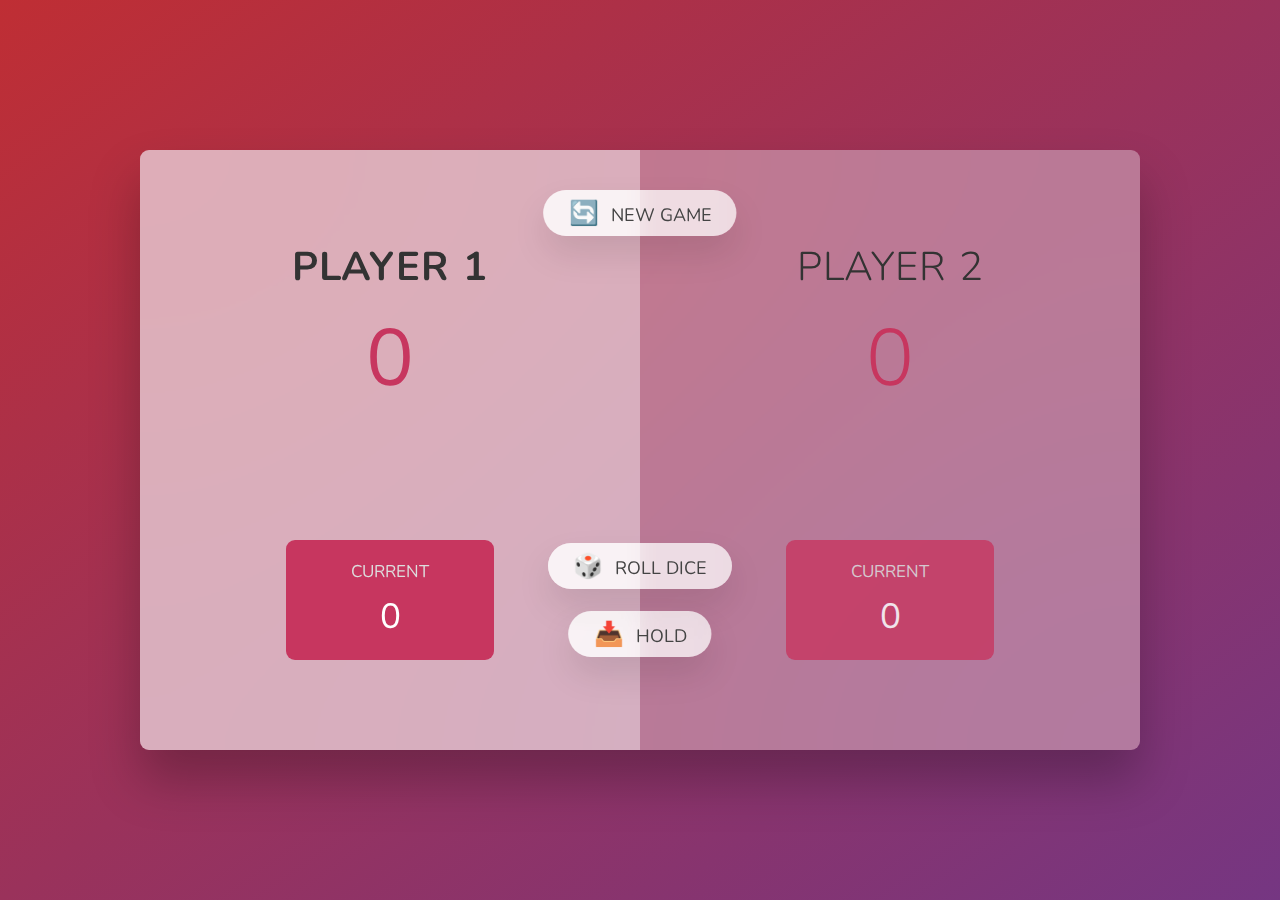
<file: Projects/Pig Game/index.html>
<!DOCTYPE html>
<html lang="en">
  <head>
    <meta charset="UTF-8" />
    <meta name="viewport" content="width=device-width, initial-scale=1.0" />
    <meta http-equiv="X-UA-Compatible" content="ie=edge" />
    <link rel="stylesheet" href="style.css" />
    <title>Pig Game</title>
  </head>
  <body>
    <main>
      <section class="player player--0 player--active">
        <h2 class="name" id="name--0">Player 1</h2>
        <p class="score" id="score--0">43</p>
        <div class="current">
          <p class="current-label">Current</p>
          <p class="current-score" id="current--0">0</p>
        </div>
      </section>
      <section class="player player--1">
        <h2 class="name" id="name--1">Player 2</h2>
        <p class="score" id="score--1">24</p>
        <div class="current">
          <p class="current-label">Current</p>
          <p class="current-score" id="current--1">0</p>
        </div>
      </section>

      <img src="dice-5.png" alt="Playing dice" class="dice" />
      <button class="btn btn--new">🔄 New game</button>
      <button class="btn btn--roll">🎲 Roll dice</button>
      <button class="btn btn--hold">📥 Hold</button>
    </main>
    <script src="script.js"></script>
  </body>
</html>
</file>
<file: css/general.css>
/*
--- 01 Typography System 

- Font Size System (px)
10 / 12 / 14 / 16 / 18 / 20 / 24 / 30 / 36 / 44 / 52 / 62 / 74 / 86 / 98

- Font Weights
Default:    400
Medium:     500
Semi-bold:  600
Bold:       700

- Line Heights
Default: 1
Small: 1.05
medium: 1.2
large 1.8
Paragraph Default: 1.6

- letter spacing 
  -0.75
  0.75

  
  -- 02 COLORS
  
  - Primary : 
      #CD00CB
      #eee
  - Tints: 
  - Shades:
  - Accents: #0200FF
  - Greys:
  --- 05 SHADOWS
  
    box-shadow: 0 2.4rem 4.8rem rgba(0, 0, 0, 0.075);

  --- 06 BORDER RADIUS
  Default 9px
  Medium 11px
  
  --- 07 WHITESPACE
 
  - Spacing System (px)
  2 / 4 / 8 / 12 / 16 / 24 / 32 / 48 / 64 / 80 / 96 / 128
  */

* {
  padding: 0;
  margin: 0;
  box-sizing: border-box;
}

html {
  font-size: 62.5%;
  overflow-x: hidden;
}

body {
  font-family: "Inter", sans-serif;
  line-height: 1;
  font-weight: 400;
  color: #555;
  overflow-x: hidden;
  background-color: #111;
}

/* **************************** */
/* GENERAL COMPONENTS */
/* **************************** */

.container {
  max-width: 120rem;
  padding: 6.4rem;
  margin: 0 auto;
}

.grid {
  display: grid;
  row-gap: 6.4rem;
  column-gap: 9.6rem;
}

.heading-primary {
  font-weight: 700;
  font-size: 3.6rem;
  color: #eee;
}

.grid-2-cols {
  display: grid;
  grid-template-columns: repeat(2, 1fr);
  row-gap: 9.6rem;
  column-gap: 9.6rem;
}
.grid-3-cols {
  display: grid;
  grid-template-columns: repeat(3, 1fr);
  row-gap: 9.6rem;
}
.grid-4-cols {
  display: grid;
  grid-template-columns: repeat(4, 1fr);
  row-gap: 9.6rem;
}
</file>
<file: css/style.css>
/* **************************** */
/* HEADER */
/* **************************** */

.header {
  display: flex;
  justify-content: space-between;
  align-items: center;
  /* background-color: #111; */
  height: 8rem;
  padding: 4.8rem;
}

.logo-name {
  font-size: 4.8rem;
  text-decoration: none;
  color: #eee;
  text-wrap: nowrap;
}

.mani-nav-list {
  display: flex;
  list-style: none;
  text-decoration: none;
  align-items: center;
  gap: 3.2rem;
}

.main-nav-link:link,
.main-nav-link:visited {
  display: inline-block;
  text-decoration: none;
  color: #eee;
  font-size: 2rem;
  transition: 0.3s;
}

.main-nav-link:hover,
.main-nav-link:active {
  color: #cd00cb;
}

/* **************************** */
/* HERO */
/* **************************** */

.section-hero {
  padding: 4.8rem 0 9.6rem 0;
  /* z-index: -2; */
}

.hero {
  position: relative;
}

.hero-focus-box {
  display: flex;
  justify-content: center;
  align-items: center;
  padding: 4.8rem 0 31rem 0;
}

.glow {
  text-shadow: 0 0 5px #eee, 0 0 15px #eee, 0 0 40px #cd00cb, 0 0 75px #cd00cb,
    2px 2px 2px #111;
  color: #eee;
}

.hero-focus-text {
  font-weight: 500;
  font-size: 9.8rem;
  letter-spacing: 10px;
  padding-bottom: 1.6rem;
  z-index: +1;
}

.hero-focus-box::before {
  display: block;
  position: absolute;
  content: "";
  width: 01%;
  /* height: 0.01%; */
  padding-bottom: 00%;
  background-color: #cd00cb;
  border-radius: 50%;
  box-shadow: 0px 0px 139px 120px hsla(249, 100%, 50%, 0.2);

  transform: translate(100%, 100%);
  /* z-index: -999; */
}

.jd-logo {
  position: absolute;
  top: 50%;
  left: 50%;
  width: 48rem;
  transform: translate(-50%, -40%);
  z-index: -1;
  opacity: 0.5;
}

.hero-services {
  display: flex;
  justify-content: center;
}

/* **************************** */
/* WEB DESIGN GALLERY */
/* **************************** */

.gallery-item {
  border-radius: 9px;
  display: block;
  width: 100%;
  box-shadow: 0 0 27px -1px #cd00cb;
  overflow: hidden;
}

.gallery-item img {
  display: block;
  width: 100%;
  transition: all 0.3s;
}

.gallery-item img:hover {
  transform: scale(1.1);
}

.coming-soon {
  display: flex;
  justify-content: center;
  align-items: center;
  font-size: 3rem;
}

/* **************************** */
/* FOOTER */
/* **************************** */
.footer {
  font-size: 1.6rem;
  color: #eee;
}
</file>
<file: css/queries.css>
@media (max-width: 9999em) {
  .hero-services-mobile {
    display: none;
  }
}

/* **************************** */
/* Below 912px (Smaller Desktops) */
/* **************************** */

@media (max-width: 57em) {
  .heading-primary {
    font-size: 2.8rem;
  }

  .section-hero {
    padding: 4.8rem 0 1.6rem 0;
  }

  .hero-services-mobile {
    display: none;
  }
}

/* **************************** */
/* Below 736px (Smaller Desktops) */
/* **************************** */

@media (max-width: 46em) {
  .heading-primary {
    font-size: 2.8rem;
    padding: auto;
  }

  .header,
  .logo-name {
    display: block;
    justify-self: center;
    padding-top: 1.6rem;
  }

  .logo-name {
    padding-bottom: 1.6rem;
  }

  .hero-focus-box {
    padding: 4.8rem 0 2.4rem 0;
  }

  .jd-logo {
    transform: translate(-50%, -25%);
    opacity: 0.25;
  }

  .heading-primary {
    display: none;
  }

  .hero-services-center,
  .hero-services-mobile {
    display: block;
    justify-self: center;
    font-weight: 700;
    font-size: 3.6rem;
    color: #eee;
  }

  .grid-2-cols {
    row-gap: 9.6rem;
    column-gap: 4.8rem;
  }
}

/* **************************** */
/* Below 592px (Smaller Desktops) */
/* **************************** */

@media (max-width: 37em) {
  .coming-soon {
    display: flex;
    justify-content: center;
    align-items: center;
    font-size: 2.4rem;
  }
}

/* **************************** */
/* Below 512px (Smaller Desktops) */
/* **************************** */

@media (max-width: 32em) {
  .logo-name {
    font-size: 3.2rem;
  }

  .main-nav-link:link,
  .main-nav-link:visited {
    font-size: 1.6rem;
  }

  .mani-nav-list {
    display: flex;
    list-style: none;
    text-decoration: none;
    align-items: center;
    gap: 3.2rem;
  }

  .hero-focus-text {
    font-size: 6rem;
  }

  .jd-logo {
    width: 36rem;
  }

  .hero-services-center,
  .hero-services-mobile {
    font-size: 2rem;
  }

  .grid-2-cols {
    display: grid;
    grid-template-columns: repeat(1, 1fr);
    row-gap: 4.8rem;
    column-gap: 9.6rem;
  }

  .coming-soon {
    display: flex;
    justify-content: center;
    align-items: center;
    font-size: 2.4rem;
  }
}
</file>
<file: Projects/Guess Number/css/style.css>
/* @import url('https://fonts.googleapis.com/css?family=Press+Start+2P&display=swap'); */

* {
  margin: 0;
  padding: 0;
  box-sizing: inherit;
}

html {
  font-size: 62.5%;
  box-sizing: border-box;
}

body {
  font-family: 'Bruno Ace', sans-serif;
  color: #eee;
  background-color: #222;
}

/* LAYOUT */
header {
  position: relative;
  height: 35vh;
  border-bottom: 7px solid #eee;
}

main {
  height: 65vh;
  color: #eee;
  display: flex;
  align-items: center;
  justify-content: space-around;
}

.home {
  text-decoration: none;
  font-size: 1.4rem;
  position: absolute;
  top: 2rem;
  right: 2rem;
}

.left {
  width: 52rem;
  display: flex;
  flex-direction: column;
  align-items: center;
}

.right {
  width: 52rem;
  font-size: 2rem;
}

/* ELEMENTS STYLE */
h1 {
  font-size: 4rem;
  text-align: center;
  position: absolute;
  width: 100%;
  top: 52%;
  left: 50%;
  transform: translate(-50%, -50%);
}

.number {
  background: #eee;
  color: #333;
  font-size: 6rem;
  width: 15rem;
  padding: 3rem 0rem;
  text-align: center;
  position: absolute;
  bottom: 0;
  left: 50%;
  transform: translate(-50%, 50%);
}

.between {
  font-size: 1.4rem;
  position: absolute;
  text-align: center;
  width: 100%;
  top: 52%;
  left: 50%;
  transform: translate(-50%, 250%);
}

.again {
  position: absolute;
  top: 2rem;
  left: 2rem;
}

.guess {
  background: none;
  border: 4px solid #eee;
  font-family: inherit;
  color: inherit;
  font-size: 5rem;
  padding: 2.5rem;
  width: 25rem;
  text-align: center;
  display: block;
  margin-bottom: 3rem;
}

.btn,
.home {
  border: none;
  background-color: #eee;
  color: #222;
  font-size: 2rem;
  font-family: inherit;
  padding: 2rem 3rem;
  cursor: pointer;
}

.btn:hover {
  background-color: #ccc;
}

.message {
  margin-bottom: 8rem;
  height: 3rem;
}

.label-score {
  margin-bottom: 2rem;
}
</file>
<file: Projects/Guess Number/css/queries.css>
/*  630  */

@media (max-width: 40em) {
  h1 {
    font-size: 3rem;

    width: 100%;
    top: 52%;
    left: 50%;
  }

  /* .home,
  .again {
    display: flex;
    padding: 1.6rem;
  } */

  .guess {
    border: 4px solid #eee;
    font-size: 4rem;
    padding: 1rem;
    width: 15rem;
    margin-bottom: 3rem;
  }

  .btn {
    font-size: 1.6rem;
    padding: 1.6rem 3rem;
  }

  .message {
    margin-bottom: 4rem;
  }

  .message,
  .label-score,
  .label-highscore {
    font-size: 1.6rem;
    /* margin-bottom: 8rem;
    height: 3rem; */
  }
}

/* 384 */

@media (max-width: 24em) {
  h1 {
    font-size: 2.6rem;

    width: 100%;
    top: 52%;
    left: 50%;
  }

  header {
    height: 50vh;
  }
  /* .home,
  .again {
    display: flex;
    padding: 1.6rem;
  } */

  .number {
    font-size: 4rem;

    width: 15rem;
    padding: 3rem 0rem;
    bottom: 0;
    left: 50%;
    transform: translate(-50%, 50%);
  }

  .guess {
    border: 4px solid #eee;
    font-size: 3rem;
    padding: 1rem;
    width: 10rem;
    margin-bottom: 3rem;
  }

  .btn {
    font-size: 1.4rem;
    padding: 1rem 2rem;
  }

  .message {
    margin-bottom: 4rem;
  }

  .message,
  .label-score,
  .label-highscore {
    font-size: 1.6rem;
    /* margin-bottom: 8rem;
    height: 3rem; */
  }
}
</file>
<file: Projects/Omnifood/css/general.css>
/* 


--- 01 Typography System 

- Font Size System (px)
10 / 12 / 14 / 16 / 18 / 20 / 24 / 30 / 36 / 44 / 52 / 62 / 74 / 86 / 98

- Font Weights
Default:    400
Medium:     500
Semi-bold:  600
Bold:       700

- Line Heights
Default: 1
Small: 1.05
medium: 1.2
large 1.8
Paragraph Default: 1.6

- letter spacing 
  -0.75
  0.75

  
  -- 02 COLORS
  
  - Primary : #e67e22
  - Tints: 
  #fdf2e9 
  #fae5d3
  #cf711f
  #eb984e
  - Shades:
    #45260a
  - Accents:
  - Greys:
  #888
  #777
  #767676
  #6f6f6f
  #555
  #333
  --- 05 SHADOWS
  
    box-shadow: 0 2.4rem 4.8rem rgba(0, 0, 0, 0.075);

  --- 06 BORDER RADIUS
  Default 9px
  Medium 11px
  
  --- 07 WHITESPACE
 
  - Spacing System (px)
  2 / 4 / 8 / 12 / 16 / 24 / 32 / 48 / 64 / 80 / 96 / 128
  
*/

* {
  padding: 0;
  margin: 0;
  box-sizing: border-box;
}

html {
  font-size: 62.5%;
  overflow-x: hidden;
  /* scroll-behavior: smooth; */
}

body {
  font-family: "Rubik", sans-serif;
  line-height: 1;
  font-weight: 400;
  color: #555;

  /* This only works if nothing is positioned absolutely to the main mbody */
  overflow-x: hidden;

  /* margin: 0 auto;
  max-width: 100rem; */
}

/* **************************** */
/* GENERAL COMPONENTS */
/* **************************** */

.container {
  max-width: 120rem;
  padding: 0 3.2rem;
  margin: 0 auto;
}

.grid {
  display: grid;
  row-gap: 6.4rem;
  column-gap: 9.6rem;
}

.grid:not(:last-child) {
  margin-bottom: 9.6rem;
}

.grid--2-cols {
  display: grid;
  gap: 9.6rem;
  grid-template-columns: repeat(2, 1fr);
}

.grid--3-cols {
  display: grid;
  gap: 9.6rem;
  grid-template-columns: repeat(3, 1fr);
}

.grid--4-cols {
  display: grid;
  gap: 9.6rem;
  grid-template-columns: repeat(4, 1fr);
}

.grid--5-cols {
  display: grid;
  gap: 9.6rem;
  grid-template-columns: repeat(5, 1fr);
}

.grid--center-v {
  align-items: center;
}

.heading-primary,
.heading-secondary,
.heading-tertiary {
  font-weight: 700;
  color: #333;
  letter-spacing: -0.5px;
}

.heading-primary {
  font-size: 5.2rem;
  line-height: 1.05;
  margin-bottom: 3.2rem;
}

.heading-secondary {
  font-size: 4.4rem;
  line-height: 1.2;
  margin-bottom: 9.6rem;
}

.heading-tertiary {
  font-size: 3rem;
  line-height: 1.2;
  margin-bottom: 3.2rem;
}

.subheading {
  display: block;
  color: #cf711f;
  font-size: 1.6rem;
  font-weight: 500;
  text-transform: uppercase;
  margin-bottom: 1.6rem;
  letter-spacing: 0.75px;
}

.btn,
.btn:link,
.btn:visited {
  display: inline-block;
  text-decoration: none;
  font-size: 2rem;
  font-weight: 600;
  padding: 1.6rem 3.2rem;
  border-radius: 9px;

  border: none;
  cursor: pointer;
  font-family: inherit;

  /* transition: background-color 0.3s; */
  transition: all 0.3s;
}

.btn--full:link,
.btn--full:visited {
  background-color: #e67e22;
  color: #fff;
}

.btn--full:hover,
.btn--full:active {
  background-color: #cf711f;
  color: #fff;
}

.btn--outline:link,
.btn--outline:visited {
  background-color: #fff;
  color: #555;
}

.btn--outline:hover,
.btn--outline:active {
  background-color: #fdf2e9;
  color: #555;
  box-shadow: inset 0 0 0 3px #fff;
}

.btn--form {
  background-color: #45260a;
  color: #fdf2e9;
  align-self: end;
  padding: 1.2rem;
}

.btn--form:hover {
  background-color: #fff;
  color: #555;
}

.link:link,
.link:visited {
  display: inline-block;
  color: #e67e22;
  text-decoration: none;
  border-bottom: 1px solid currentColor;
  padding-bottom: 2px;
  transition: all 0.3s;
}

.link:hover,
.link:active {
  color: #cf711f;
  border-bottom: 1px solid transparent;
}

.list {
  list-style: none;
  display: flex;
  flex-direction: column;
  gap: 1.8rem;
}

.list-item {
  font-size: 1.8rem;
  display: flex;
  align-items: center;
  gap: 2rem;
  line-height: 1.2;
}

.list-item-not-included {
  text-decoration: line-through;
}

.list-icon {
  width: 3rem;
  height: 3rem;
  color: #e67e22;
}

*:focus {
  outline: none;
  /* outline: 4px dotted #e67e22;
  outline-offset: 8px; */
  box-shadow: 0 0 0 0.8rem rgba(230, 125, 34, 0.5);
}

/* HELPER/SETTING CLASSES */
.margin-right-sm {
  margin-right: 1.6rem !important;
}

.margin-bottom-md {
  margin-bottom: 4.8rem !important;
}

.center-text {
  text-align: center;
}
strong {
  font-weight: 500;
}
</file>
<file: Projects/Omnifood/css/style.css>
/* **************************** */
/* HEADER */
/* **************************** */

.header {
  display: flex;
  justify-content: space-between;
  align-items: center;
  background-color: #fdf2e9;
  height: 9.6rem;
  padding: 4.8rem;
  position: relative;
}

.logo {
  height: 2.2rem;
}

/* **************************** */
/* NAVIGATION */
/* **************************** */
.main-nav-list {
  display: flex;
  flex-direction: row;
  list-style: none;
  gap: 3.2rem;
  align-items: center;
}

.main-nav-link:link,
.main-nav-link:visited {
  display: inline-block;

  text-decoration: none;
  color: #333;
  font-weight: 500;
  font-size: 1.8rem;
  transition: all 0.3s;
}

.main-nav-link:hover,
.main-nav-link:active {
  color: #cf711f;
}

.main-nav-link.nav-cta:link,
.main-nav-link.nav-cta:visited {
  color: #fff;
  background-color: #e67e22;
  padding: 1.2rem 2.4rem;
  border-radius: 9px;
}

.main-nav-link.nav-cta:hover,
.main-nav-link.nav-cta:active {
  background-color: #cf711f;
}

/* Mobile Nav Menu */
.btn-mobile-nav {
  border: none;
  background: none;
  cursor: pointer;

  display: none;
}

.icon-mobile-nav {
  height: 4.8rem;
  width: 4.8rem;
  color: #333;
}

.icon-mobile-nav[name="close-outline"] {
  display: none;
}

/* Sticky Navigation */
.sticky .header {
  position: fixed;
  top: 0;
  bottom: 0;
  width: 100%;
  height: 8rem;
  padding-top: 0;
  padding-bottom: 0;
  background-color: rgba(253, 242, 233, 0.904);
  z-index: 9999;
  box-shadow: 0 1.2rem 3.2rem rgba(0, 0, 0, 0.03);
}

.sticky .section-hero {
  margin-top: 9.6rem;
}

.jddelgado {
  display: flex;
  background-color: #fdf2e9;
  padding-top: 0.8rem;
  padding-right: 4.8rem;
  justify-content: right;
}
/* **************************** */
/* HERO SECTION */
/* **************************** */
.section-hero {
  background-color: #fdf2e9;
  padding: 4.8rem 0 9.6rem 0;
}

/* @media (max-width: 600px) {
  .section-hero {
    border: 20px dotted blue;
    background-color: rgb(30, 30, 78);
  }
}

@media (max-width: 1200px) {
  .section-hero {
    background-color: orangered;
  }
} */

.hero {
  max-width: 130rem;
  margin: 0 auto;
  padding: 0 3.2rem;
  display: grid;
  grid-template-columns: 1fr 1fr;
  align-items: center;
  gap: 9.6rem;
}

.hero-description {
  font-size: 2rem;
  font-weight: 400;
  line-height: 1.5;
  margin-bottom: 4.8rem;
}

.hero-img {
  width: 100%;
}

.delivered-meals {
  display: flex;
  align-items: center;
  margin-top: 8rem;
  gap: 1.6rem;
}

.delivered-imgs {
  display: flex;
}

.delivered-imgs img {
  height: 4.8rem;
  width: 4.8rem;
  border-radius: 50%;
  margin-right: -1.6rem;
  border: 3px solid #fdf2e9;
}

.delivered-imgs img:last-child {
  margin: 0;
}

.delivered-text {
  font-size: 1.8rem;
  font-weight: 600;
}

.delivered-text span {
  color: #cf711f;
  font-weight: 700;
}

/* **************************** */
/* FEATURED IN SECTION */
/* **************************** */

.section-featured {
  padding: 4.8rem 0 3.2rem 0;
}

.heading-featured-in {
  font-size: 1.4rem;
  text-transform: uppercase;
  letter-spacing: 0.75px;
  font-weight: 500;
  text-align: center;
  margin-bottom: 2.4rem;
  color: #888;
}

.logos {
  display: flex;
  justify-content: space-around;
}

.logos img {
  height: 3.2rem;
  filter: brightness(0);
  opacity: 50%;
}

/* **************************** */
/* HOW IT WORKS SECTION */
/* **************************** */

.section-how {
  padding: 9.6rem 0;
}

.step-description {
  font-size: 2rem;
  line-height: 1.8;
}

.step-number {
  font-size: 8.6rem;
  font-weight: 600;
  color: #ddd;
}

.step-img-box {
  position: relative;
  display: flex;
  align-items: center;
  justify-content: center;
}

.step-img-box::before,
.step-img-box::after {
  position: absolute;
  content: "";
  display: block;
  border-radius: 50%;
  top: 50%;
  left: 50%;
  transform: translate(-50%, -50%);
}

.step-img-box::before {
  width: 60%;
  /* using padding-bottom gives the element a dimension.  just setting the height would not work. */
  padding-bottom: 60%;
  background-color: #fdf2e9;
  z-index: -2;
}

.step-img-box::after {
  width: 45%;
  padding-bottom: 45%;
  background-color: #fae5d3;
  z-index: -1;
}

.step-img {
  width: 35%;
}

/* **************************** */
/* MEALS SECTION */
/* **************************** */

.section-meals {
  padding: 9.6rem 0;
}

.meal-tags {
  margin-bottom: 1.2rem;
  display: flex;
  gap: 0.4rem;
}

.tag {
  display: inline-block;
  padding: 0.4rem 0.8rem;
  font-size: 1.2rem;
  text-transform: uppercase;
  color: #333;
  border-radius: 100px;
  font-weight: 600;
}

.tag--vegetarian {
  background-color: #51cf66;
}
.tag--vegan {
  background-color: #94d82d;
}
.tag--paleo {
  background-color: #ffd43b;
}

.meal-title {
  font-size: 2.4rem;
  color: #333;
  font-weight: 600;
  margin-bottom: 3.2rem;
}

.meal {
  box-shadow: 0 2.4rem 4.8rem rgba(0, 0, 0, 0.075);
  border-radius: 11px;
  overflow: hidden;
  transition: all 0.4s;
}

.meal:hover {
  transform: translateY(-1.2rem);
  box-shadow: 0 3.2rem 6.4rem rgba(0, 0, 0, 0.06);
}

.meal-content {
  padding: 3.2rem 4.8rem 4.8rem 4.8rem;
}

.meal-attributes {
  list-style: none;
  display: flex;
  flex-direction: column;
  gap: 2rem;
}

.meal-attribute {
  font-size: 1.8rem;
  display: flex;
  align-items: center;
  gap: 1.6rem;
}

.meal-icon {
  height: 2.4rem;
  height: 2.4rem;
  color: #e67e22;
}

.meal-img {
  width: 100%;
}

.all-recipes {
  text-align: center;
  font-size: 1.8rem;
}

/* **************************** */
/* TESTIMONIALS SECTION */
/* **************************** */

.section-testimonials {
  display: grid;
  background-color: #fdf2e9;
  grid-template-columns: 55fr 45fr;
  align-items: center;
}

.testimonials-container {
  padding: 9.6rem;
}

.testimonials {
  display: grid;
  grid-template-columns: 1fr 1fr;
  row-gap: 4.8rem;
  column-gap: 8rem;
}

.testimonial-img {
  width: 6.4rem;
  border-radius: 50%;
  margin-bottom: 1.2rem;
}

.testimonial-text {
  font-size: 1.8rem;
  line-height: 1.8;
  margin-bottom: 1.6rem;
}

.testimonial-name {
  font-size: 1.6rem;
  color: #6f6f6f;
}

.gallery {
  display: grid;
  grid-template-columns: repeat(3, 1fr);
  gap: 1.6rem;
  padding: 1.6rem;
}

.gallery-item {
  overflow: hidden;
}

.gallery-item img {
  display: block;
  width: 100%;
  transition: all 0.4s;
}

.gallery-item img:hover {
  transform: scale(1.1);
}

/* **************************** */
/* PRICING SECTION */
/* **************************** */

.section-pricing {
  padding: 9.6rem 0;
}

.pricing-plan {
  border-radius: 11px;
  padding: 4.6rem;
  width: 75%;
}

.pricing-plan--starter {
  justify-self: end;
  box-shadow: inset 0px 0px 0px 2px #fae5d3;
}

.pricing-plan--complete {
  position: relative;
  background-color: #fae5d3;
  overflow: hidden;
}

.pricing-plan--complete::after {
  content: "Best Value";
  position: absolute;
  top: 5%;
  right: -8.7%;

  text-transform: uppercase;
  font-size: 1.4rem;
  font-weight: 700;
  color: #333;
  background-color: #ffd43b;
  padding: 0.8rem 3.2rem;

  transform: rotate(45deg);
}

.plan-header {
  text-align: center;
  margin-bottom: 4.8rem;
}
.plan-name {
  color: #cf711f;
  font-weight: 600;
  font-size: 2rem;
  text-transform: uppercase;
  letter-spacing: 0.75;
  margin-bottom: 3.2rem;
}

.plan-price {
  font-size: 6.2rem;
  font-weight: 600;
  color: #333;
  margin-bottom: 1.6rem;
}

.plan-price span {
  font-size: 3rem;
  font-weight: 500;
}

.plan-text {
  font-size: 1.6rem;
  line-height: 1.6;
  color: #6f6f6f;
}

.plan-sign-up {
  text-align: center;
  margin-top: 4.8rem;
}

.plan-details {
  font-size: 1.6rem;
  line-height: 1.6;
  text-align: center;
}

.feature-icon {
  display: block;
  color: #e67e22;
  stroke: #e67e22;
  height: 3.2rem;
  width: 3.2rem;
  /* background-color: #fdf2e9; */
  /* padding: 1.6rem; */
  border-radius: 50%;
  margin-bottom: 3.2rem;
}
.feature-title {
  font-size: 2.4rem;
  color: #333;
  font-weight: 700;
  margin-bottom: 1.6rem;
}
.feature-text {
  font-size: 1.8rem;
  line-height: 1.8;
}

/* **************************** */
/* CTA SECTION */
/* **************************** */

.section-cta {
  padding: 4.8rem 0 12.8rem;
}

.cta {
  display: grid;
  grid-template-columns: 2fr 1fr;
  /* background-color: #e67e22; */
  box-shadow: 0 2.4rem 4.8rem rgba(0, 0, 0, 0.15);
  border-radius: 11px;
  background-image: linear-gradient(to right bottom, #eb984e, #e67e22);

  /* temp */
  overflow: hidden;
}

.cta-text-box {
  padding: 4.8rem 6.4rem 6.4rem 6.4rem;
  color: #45260a;
}

.cta .heading-secondary {
  color: inherit;
  margin-bottom: 3.2rem;
}

.cta-text {
  font-size: 1.6rem;
  line-height: 1.8;
  margin-bottom: 4.8rem;
}

.cta-img-box {
  background-image: linear-gradient(
      to right bottom,
      rgba(235, 151, 78, 0.25),
      rgba(230, 125, 34, 0.25)
    ),
    url("../img/eating.jpg");
  background-size: cover;
  background-position: center;
}

.cta-form {
  display: grid;
  grid-template-columns: 1fr 1fr;
  column-gap: 3.2rem;
  row-gap: 1.4rem;
}

.cta-form label {
  display: block;
  font-size: 1.6rem;
  font-weight: 500;
  margin-bottom: 1.2rem;
}

.cta-form input,
.cta-form select {
  width: 100%;
  padding: 1.2rem;
  font-size: 1.8rem;
  font-family: inherit;
  color: inherit;
  border: none;
  background-color: #fae5d3;
  border-radius: 9px;
  box-shadow: 0 1px 2px rgba(0, 0, 0, 0.1);
}

.cta-form input::placeholder {
  color: #aaa;
}

.cta *:focus {
  outline: none;
  box-shadow: 0 0 0 0.8rem rgba(250, 229, 211, 0.5);
}

/* **************************** */
/* CTA SECTION */
/* **************************** */

.footer {
  padding: 12.8rem 0;
  border-top: 1px solid #eee;
}

.grid--footer {
  grid-template-columns: 1.5fr 1.5fr 1fr 1fr 1fr;
}

.logo-col {
  display: flex;
  flex-direction: column;
}

.footer-logo {
  display: block;
  margin-bottom: 3.2rem;
}

.social-links {
  list-style: none;
  display: flex;
  gap: 2.4rem;
}

.social-icon {
  height: 2.4rem;
  width: 2.4rem;
}

.copyright {
  font-size: 1.2rem;
  color: #767676;
  line-height: 1.6;
  margin-top: auto;
}

.footer-heading {
  font-size: 1.8rem;
  font-weight: 500;
  margin-bottom: 4rem;
}

.contacts {
  font-style: normal;
  font-size: 1.6rem;
  letter-spacing: 1.6;
}

.address {
  margin-bottom: 2.4rem;
}

.footer-nav {
  list-style: none;
  display: flex;
  flex-direction: column;
  gap: 2.4rem;
}

.footer-link:link,
.footer-link:visited {
  text-decoration: none;
  font-size: 1.4rem;
  color: #767676;
  transition: all 0.3s;
}

.footer-link:hover,
.footer-link:active {
  color: #555;
}

.home {
  /* background-color: #e67e22; */
  color: #fff;
  color: #333;
  font-weight: 500;
  font-size: 1.8rem;
  transition: all 0.3s;
  padding: 1.2rem;
  border-radius: 9px;
}

.home:hover,
.home:active {
  cursor: pointer;
  /* background-color: #e67e22; */
  color: #e67e22;
}
</file>
<file: Projects/Omnifood/css/queries.css>
/* rem and em do NOT depend on html font size in media queries
Instead, 1rem = 1em = 16px */

/* just divide the px value by 16 to get the em vaulue */

/* **************************** */
/* Below 1344px (Smaller Desktops) */
/* **************************** */

@media (max-width: 84em) {
  .hero {
    max-width: 120rem;
  }

  .heading-primary {
    font-size: 4.4rem;
  }

  .gallery {
    grid-template-columns: repeat(2, 1fr);
  }

  .main-nav-list {
    gap: 4.8rem;
  }
}

/* **************************** */
/* Below 1200px (Tablet landscape) */
/* **************************** */
@media (max-width: 75em) {
  html {
    font-size: 56.25%;
  }

  .main-nav-list {
    gap: 3.2rem;
  }

  .grid {
    column-gap: 4.8rem;
    row-gap: 6.4rem;
  }

  .heading-secondary {
    font-size: 3.6rem;
  }

  .heading-tertiary {
    font-size: 2.4rem;
  }

  .header {
    padding: 3.2rem;
  }

  .hero {
    gap: 4.8rem;
  }

  .testimonials-container {
    padding: 9.6rem 3.2rem;
  }
}

/* **************************** */
/* Below 944px (Tablet landscape) */
/* **************************** */

@media (max-width: 59em) {
  html {
    font-size: 50%;
  }

  .hero {
    grid-template-columns: 1fr;
    padding: 0 8rem;
  }

  .hero-img {
    width: 60%;
  }

  .hero-text-box,
  .hero-img-box {
    text-align: center;
  }

  .delivered-meals {
    justify-content: center;
    margin-top: 3.2rem;
    gap: 6.4rem;
  }

  .logos img {
    height: 2.4rem;
  }

  .step-number {
    font-size: 7.4rem;
  }

  .meal-content {
    padding: 2.4rem 3.2rem 3.2rem 3.2rem;
  }

  .section-testimonials {
    grid-template-columns: 1fr;
  }

  .gallery {
    grid-template-columns: repeat(6, 1fr);
  }

  .cta {
    grid-template-columns: 3fr 2fr;
  }

  .cta-form {
    grid-template-columns: 1fr;
  }

  .btn--form {
    margin-top: 1.2rem;
  }

  /* MOBILE NAVIGATION */

  .btn-mobile-nav {
    display: block;
    z-index: 9999;
  }

  .main-nav {
    background-color: rgba(255, 255, 255, 0.8);
    -webkit-backdrop-filter: blur(7px);
    backdrop-filter: blur(7px);
    position: absolute;
    top: 0;
    left: 0;
    width: 100%;
    height: 100vh;
    transform: translateX(100%);

    display: flex;
    align-items: center;
    justify-content: center;
    transition: all 0.5s ease-in;

    /* 1 hide the element visually */
    opacity: 0;

    /* 2 make accessible to the mouse and keyboard */
    pointer-events: none;

    /* 3 hide from screen readers */
    visibility: hidden;
  }

  .nav-open .main-nav {
    opacity: 1;
    pointer-events: auto;
    visibility: visible;
    transform: translateX(0);
  }

  .icon-mobile-nav[aria-label="close-outline"] {
    display: none;
  }

  .nav-open .icon-mobile-nav[aria-label="menu-outline"] {
    display: block;
  }

  .nav-open .icon-mobile-nav[aria-label="close-outline"] {
    display: block;
  }

  .nav-open .icon-mobile-nav[aria-label="menu-outline"] {
    display: none;
  }

  .main-nav-list {
    flex-direction: column;
    gap: 4.8rem;
  }

  .main-nav-link:link,
  .main-nav-link:visited {
    font-size: 3rem;
  }
}

/* **************************** */
/* Below 720px (Smaller Tablet3 landscape) */
/* **************************** */
@media (max-width: 45em) {
  .grid--3-cols,
  .grid--4-cols {
    grid-template-columns: repeat(2, 1fr);
  }

  .diets {
    grid-column: 1 / -1;
    justify-self: center;
  }

  .heading-secondary {
    font-size: 3.6rem;
    margin-bottom: 4.8rem;
  }

  .pricing-plan {
    width: 100%;
  }

  .grid--footer {
    grid-template-columns: repeat(6, 1fr);
  }

  .logo-col,
  .address-col {
    grid-column: span 3;
  }

  .nav-col {
    grid-row: 1;
    grid-column: span 2;
    margin-bottom: 3.2rem;
  }
}

/* **************************** */
/* Below 544px (small phone) */
/* **************************** */
@media (max-width: 34em) {
  .grid {
    row-gap: 4.8rem;
  }

  .grid--2-cols,
  .grid--3-cols,
  .grid--4-cols {
    grid-template-columns: 1fr;
  }

  .section-hero {
    padding: 2.4rem 0 6.4rem 0;
  }

  .btn,
  .btn:link,
  .btn:visited {
    padding: 2.4rem 1.6rem;
  }

  .hero {
    padding: 0 3.2rem;
  }

  .hero-img {
    width: 80%;
  }

  .logos img {
    height: 1.2rem;
  }

  .step-img-box:nth-child(2) {
    grid-row: 1;
  }

  .step-img-box:nth-child(6) {
    grid-row: 5;
  }

  .step-img-box {
    transform: translateY(2.4rem);
  }

  .testimonials {
    grid-template-columns: 1fr;
  }

  .gallery {
    grid-template-columns: repeat(4, 1fr);
    gap: 1.2rem;
  }

  .cta {
    grid-template-columns: 1fr;
  }

  .cta-text-box {
    padding: 3.2rem;
    color: #45260a;
  }

  .cta-img-box {
    height: 32rem;
    grid-row: 1;
  }
}

/* - Font Size System (px) 
*/
/* 10 / 12 / 14 / 16 / 18 / 20 / 24 / 30 / 36 / 44 / 52 / 62 / 74 / 86 / 98 */
</file>
<file: Projects/Pig Game/style.css>
@import url('https://fonts.googleapis.com/css2?family=Nunito&display=swap');

* {
  margin: 0;
  padding: 0;
  box-sizing: inherit;
}

html {
  font-size: 62.5%;
  box-sizing: border-box;
}

body {
  font-family: 'Nunito', sans-serif;
  font-weight: 400;
  height: 100vh;
  color: #333;
  background-image: linear-gradient(to top left, #753682 0%, #bf2e34 100%);
  display: flex;
  align-items: center;
  justify-content: center;
}

/* LAYOUT */
main {
  position: relative;
  width: 100rem;
  height: 60rem;
  background-color: rgba(255, 255, 255, 0.35);
  backdrop-filter: blur(200px);
  filter: blur();
  box-shadow: 0 3rem 5rem rgba(0, 0, 0, 0.25);
  border-radius: 9px;
  overflow: hidden;
  display: flex;
}

.player {
  flex: 50%;
  padding: 9rem;
  display: flex;
  flex-direction: column;
  align-items: center;
  transition: all 0.75s;
}

/* ELEMENTS */
.name {
  position: relative;
  font-size: 4rem;
  text-transform: uppercase;
  letter-spacing: 1px;
  word-spacing: 2px;
  font-weight: 300;
  margin-bottom: 1rem;
}

.score {
  font-size: 8rem;
  font-weight: 300;
  color: #c7365f;
  margin-bottom: auto;
}

.player--active {
  background-color: rgba(255, 255, 255, 0.4);
}
.player--active .name {
  font-weight: 700;
}
.player--active .score {
  font-weight: 400;
}

.player--active .current {
  opacity: 1;
}

.current {
  background-color: #c7365f;
  opacity: 0.8;
  border-radius: 9px;
  color: #fff;
  width: 65%;
  padding: 2rem;
  text-align: center;
  transition: all 0.75s;
}

.current-label {
  text-transform: uppercase;
  margin-bottom: 1rem;
  font-size: 1.7rem;
  color: #ddd;
}

.current-score {
  font-size: 3.5rem;
}

/* ABSOLUTE POSITIONED ELEMENTS */
.btn {
  position: absolute;
  left: 50%;
  transform: translateX(-50%);
  color: #444;
  background: none;
  border: none;
  font-family: inherit;
  font-size: 1.8rem;
  text-transform: uppercase;
  cursor: pointer;
  font-weight: 400;
  transition: all 0.2s;

  background-color: white;
  background-color: rgba(255, 255, 255, 0.6);
  backdrop-filter: blur(10px);

  padding: 0.7rem 2.5rem;
  border-radius: 50rem;
  box-shadow: 0 1.75rem 3.5rem rgba(0, 0, 0, 0.1);
}

.btn::first-letter {
  font-size: 2.4rem;
  display: inline-block;
  margin-right: 0.7rem;
}

.btn--new {
  top: 4rem;
}
.btn--roll {
  top: 39.3rem;
}
.btn--hold {
  top: 46.1rem;
}

.btn:active {
  transform: translate(-50%, 3px);
  box-shadow: 0 1rem 2rem rgba(0, 0, 0, 0.15);
}

.btn:focus {
  outline: none;
}

.dice {
  position: absolute;
  left: 50%;
  top: 16.5rem;
  transform: translateX(-50%);
  height: 10rem;
  box-shadow: 0 2rem 5rem rgba(0, 0, 0, 0.2);
}

.player--winner {
  background-color: #2f2f2f;
}

.player--winner .name {
  font-weight: 700;
  color: #c7365f;
}

.hidden {
  display: none;
}
</file>
